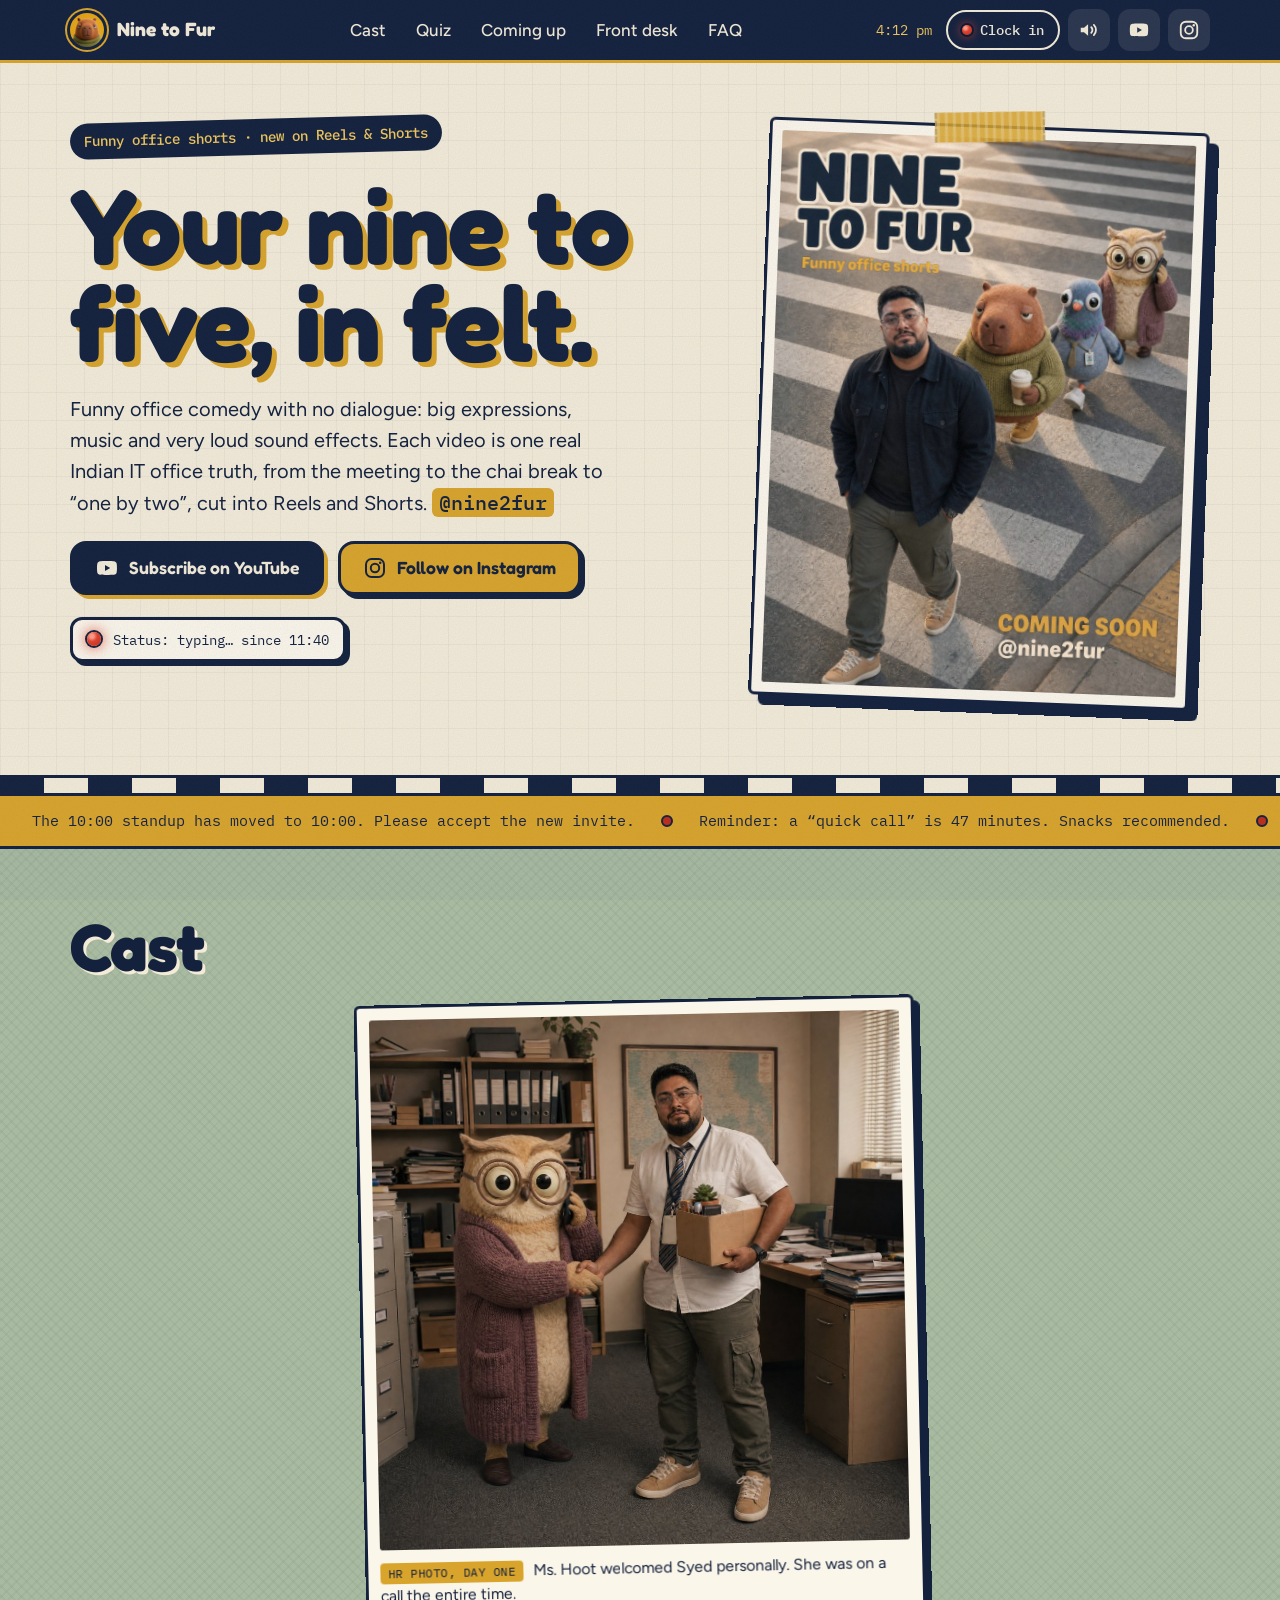
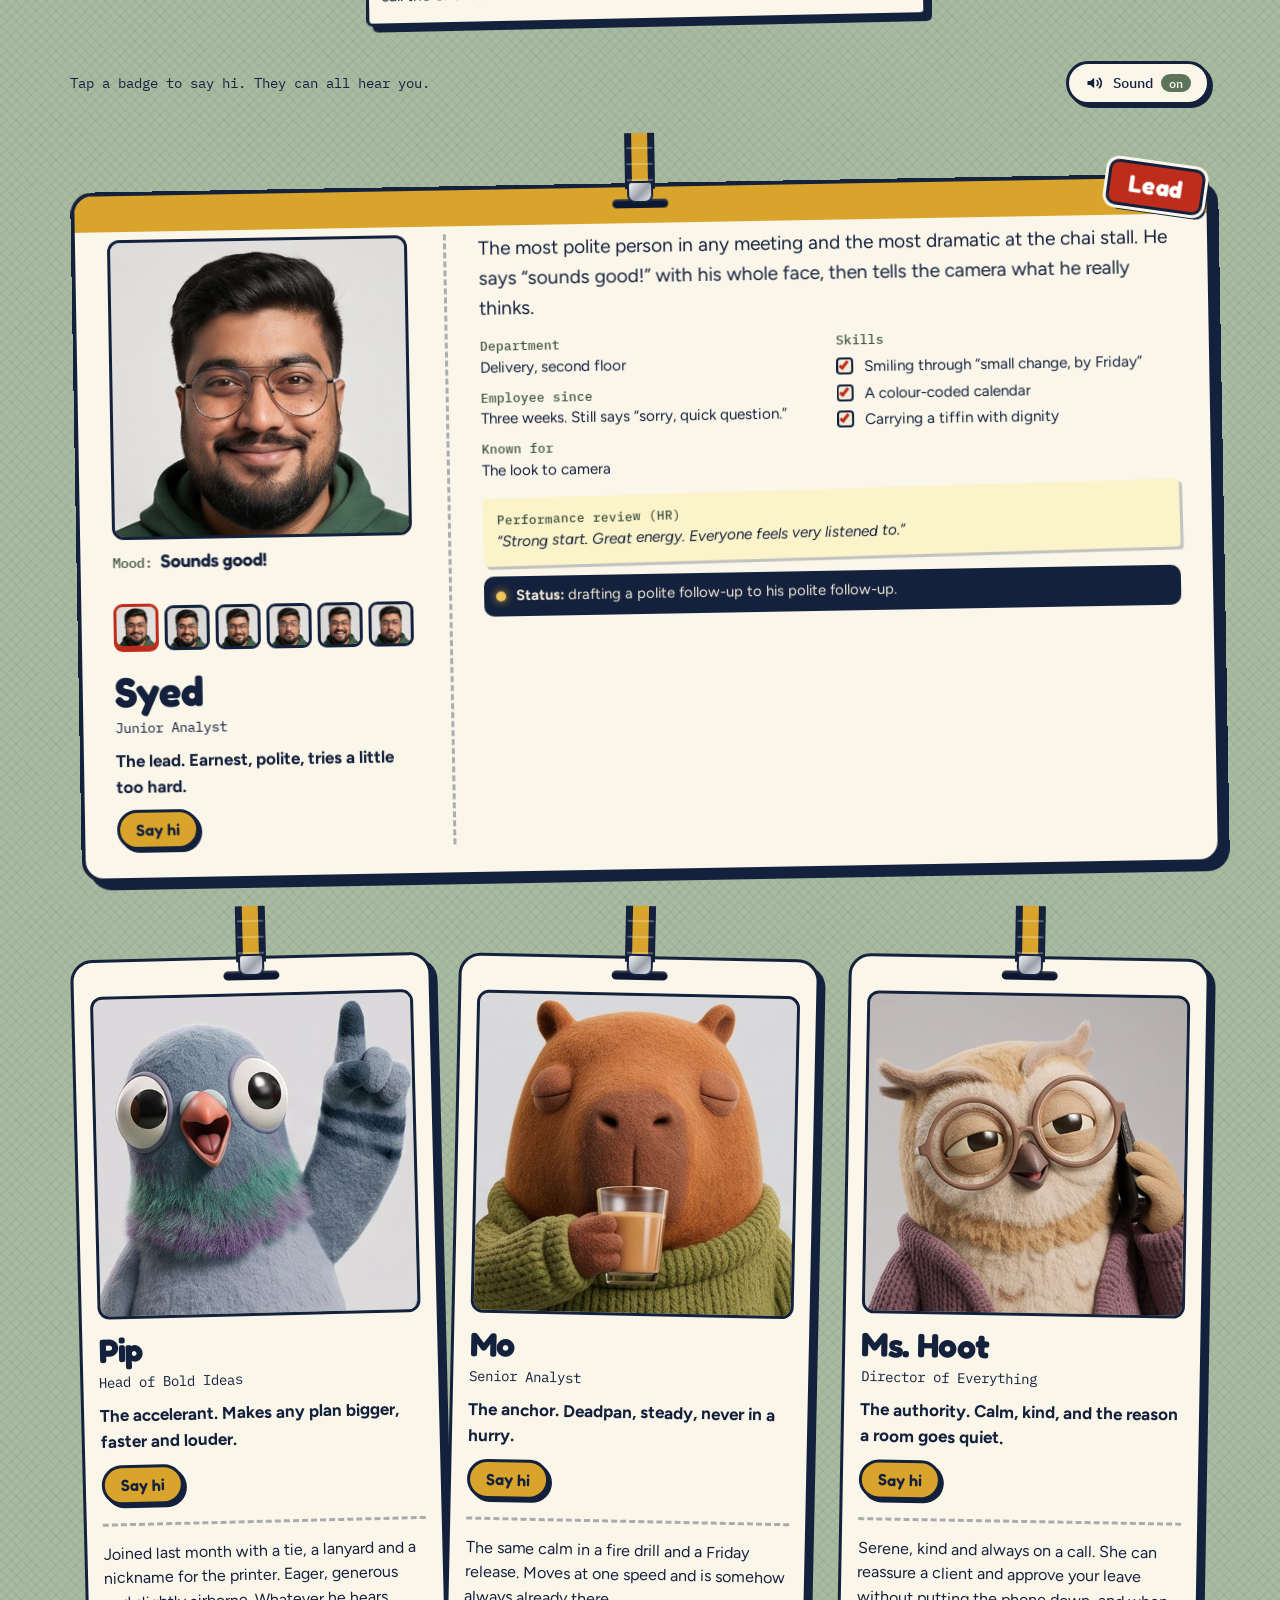
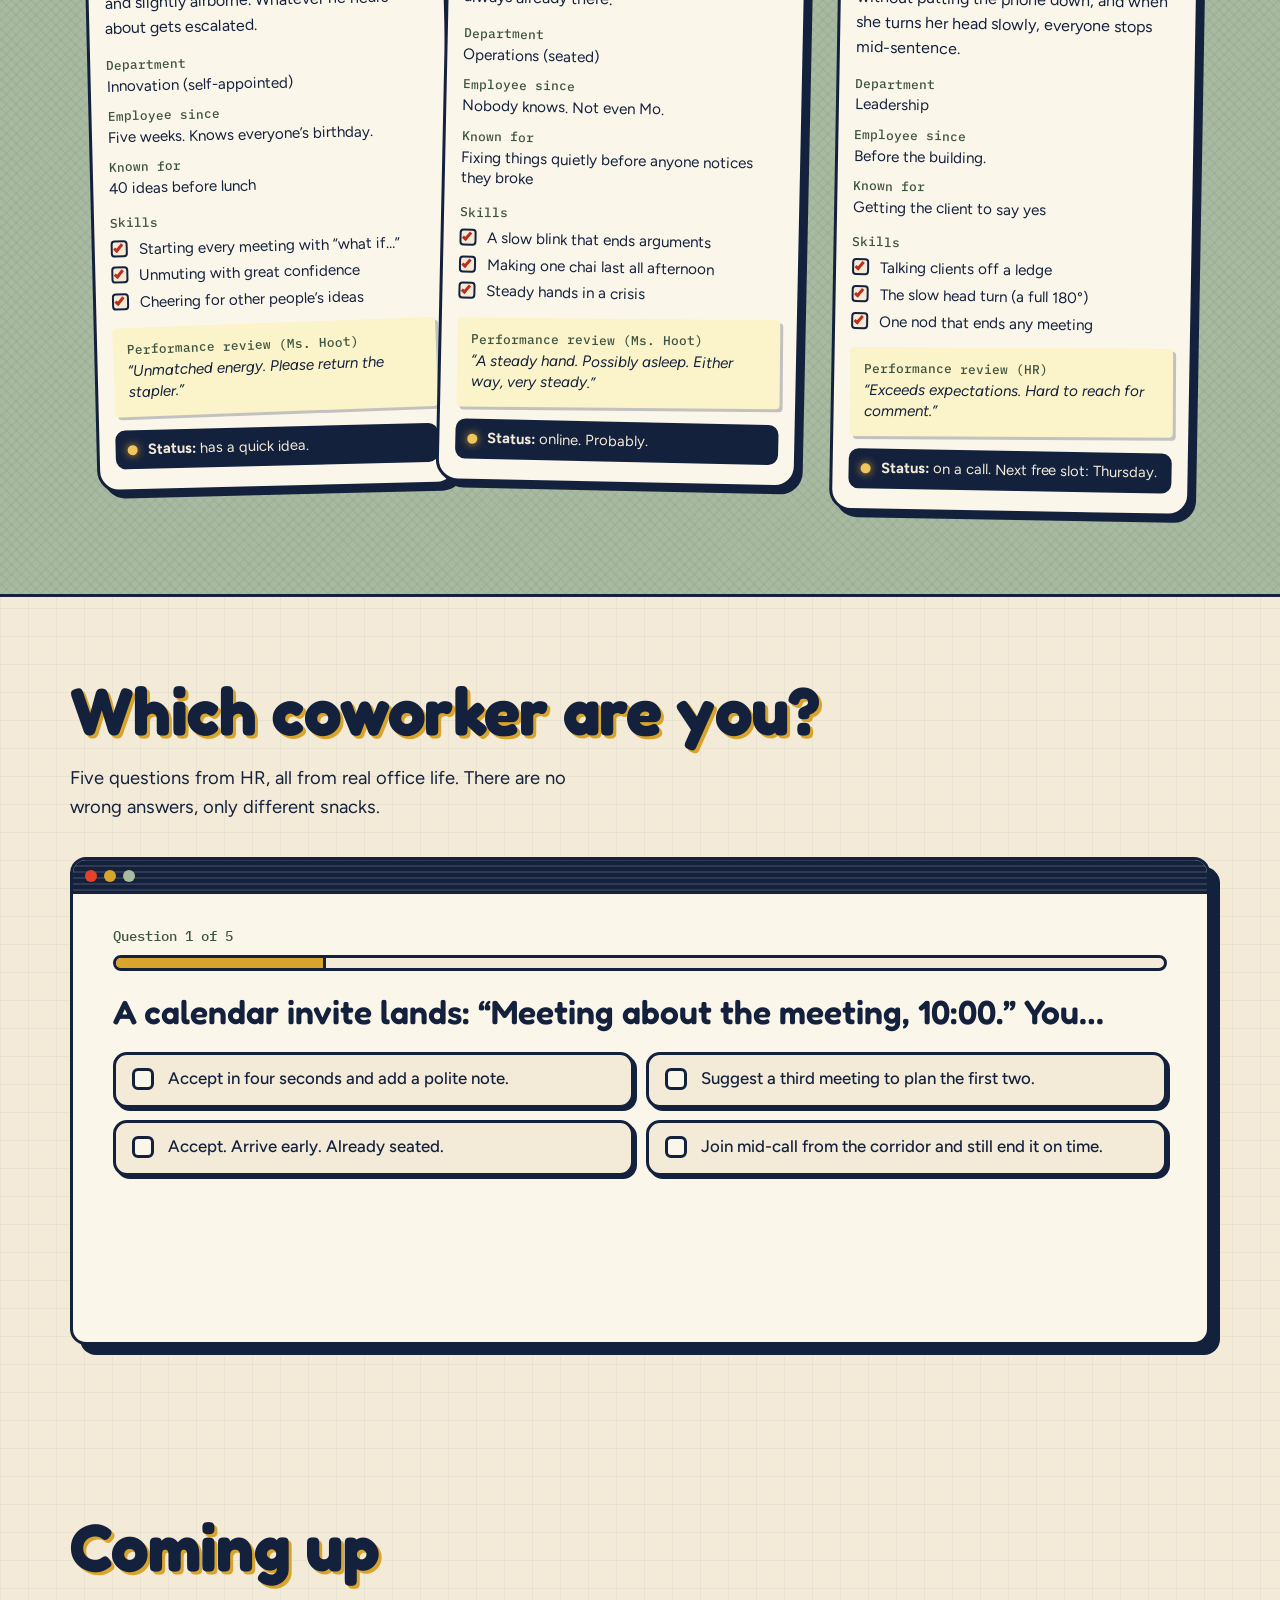
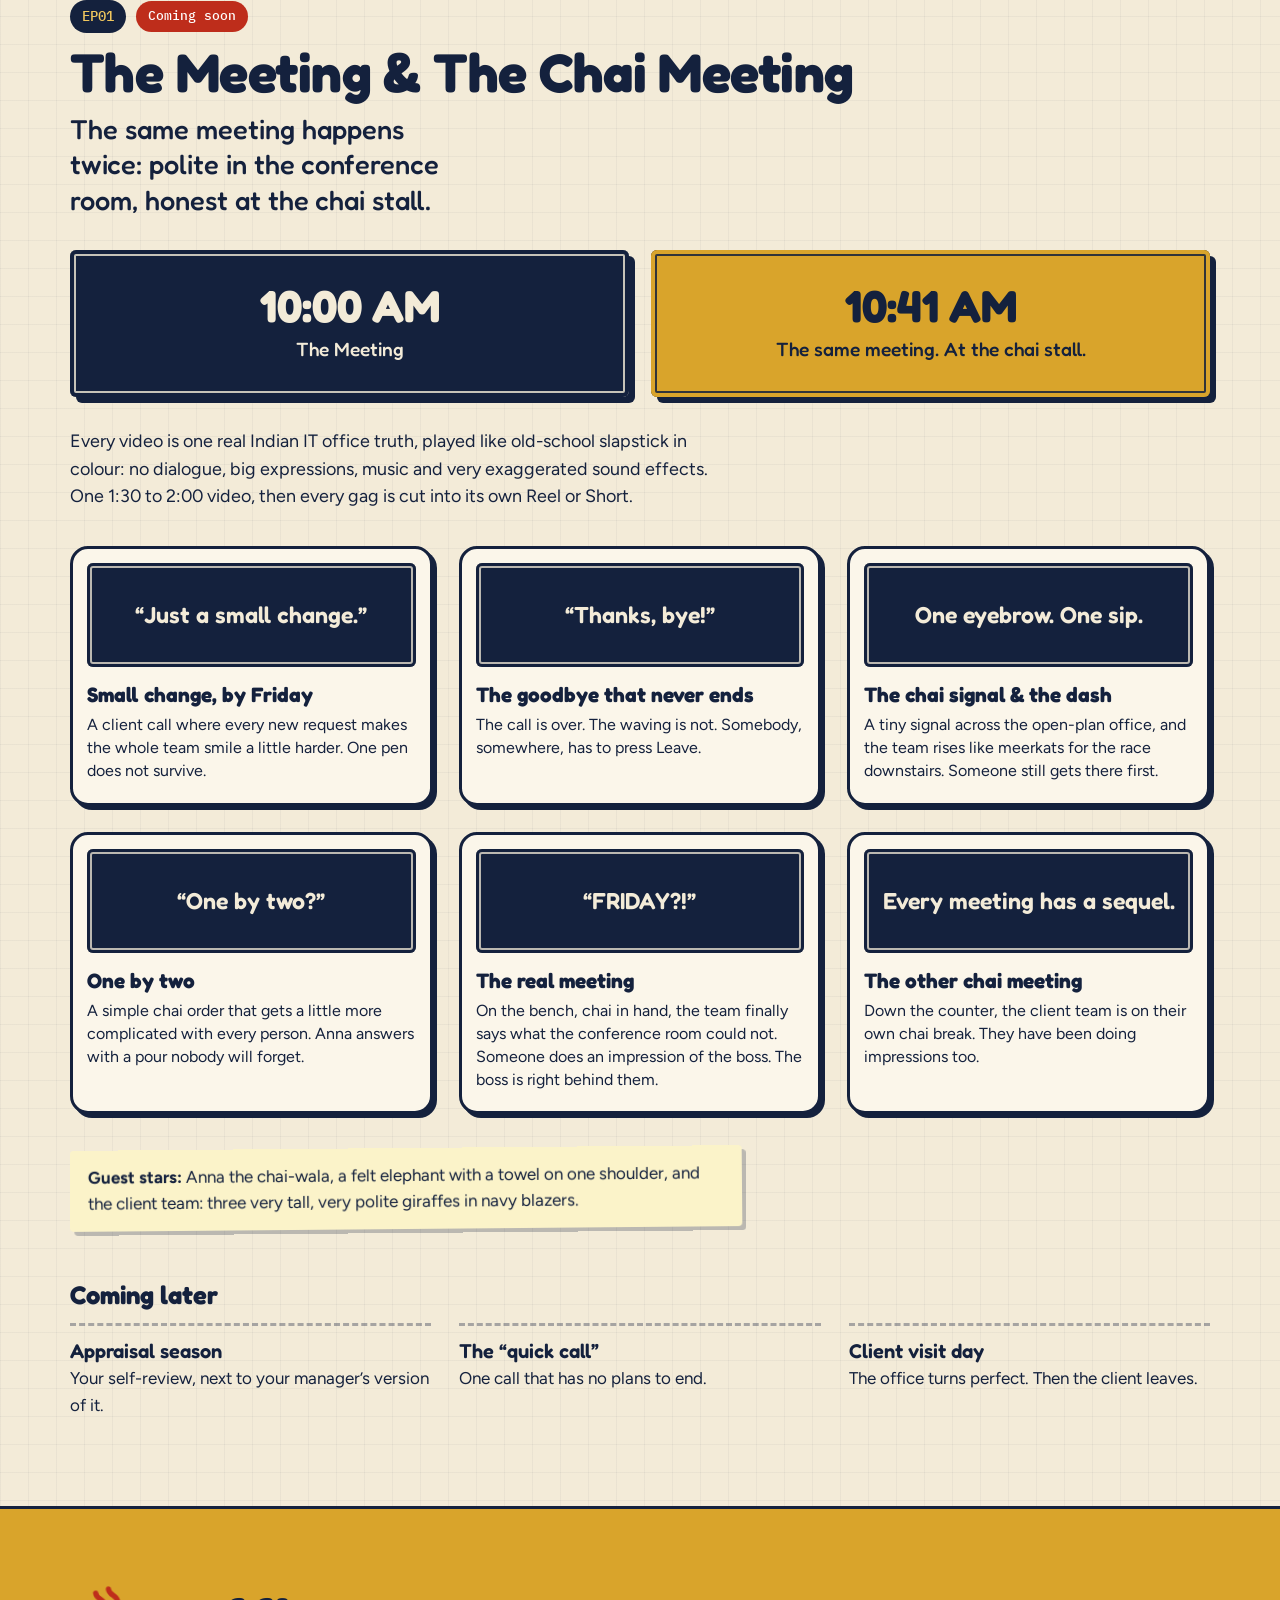
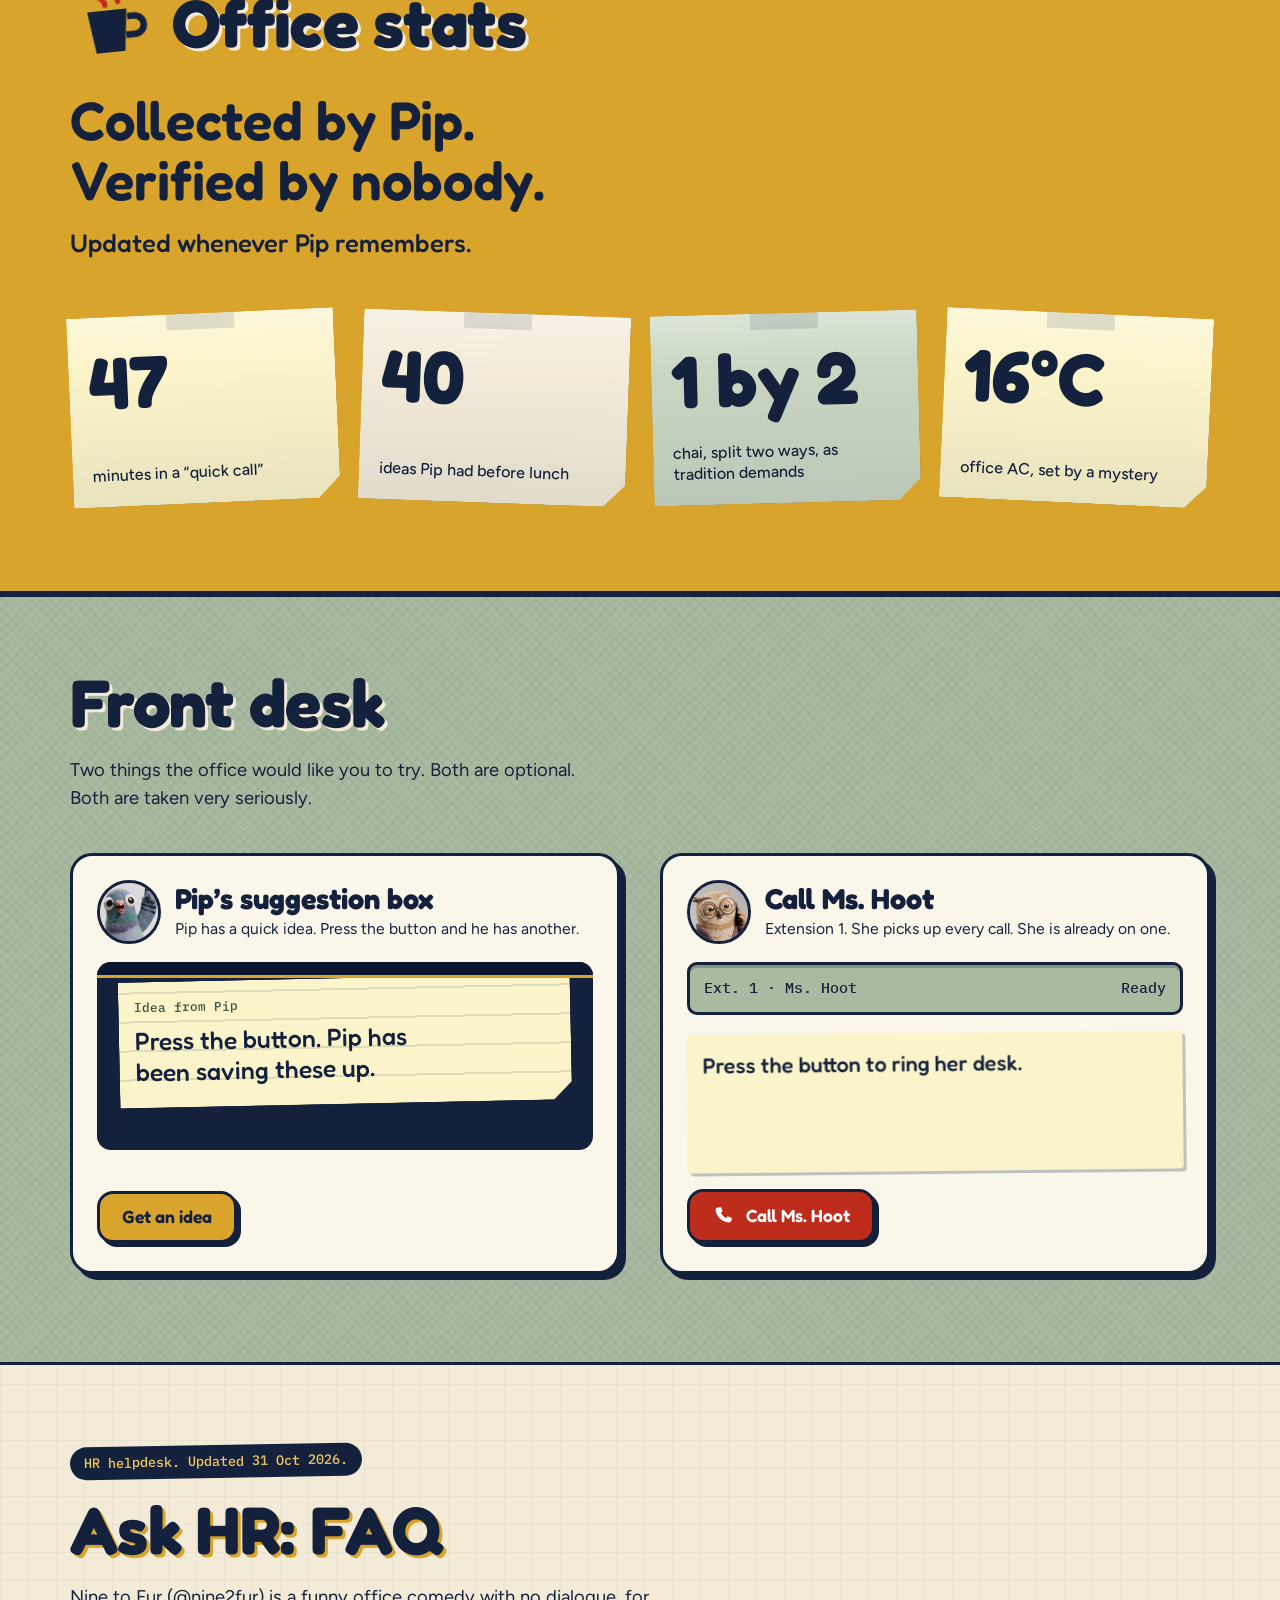
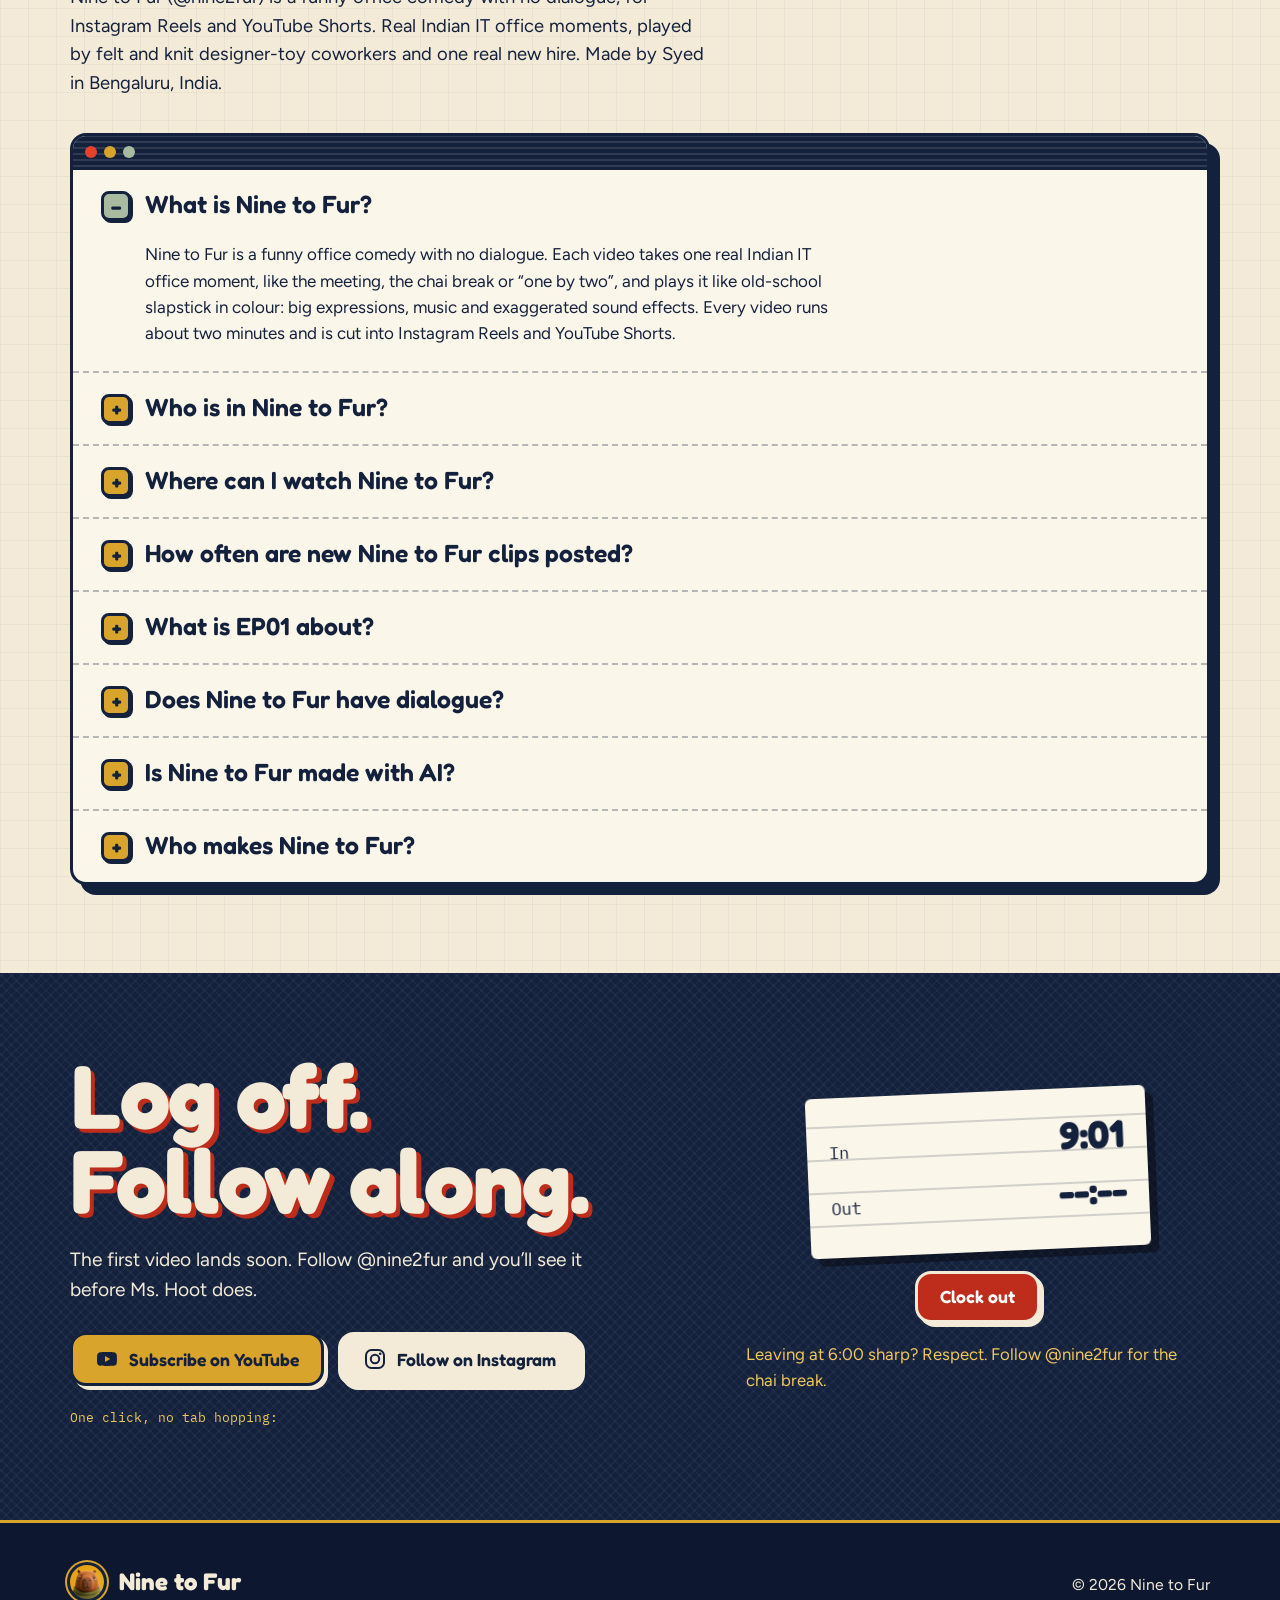
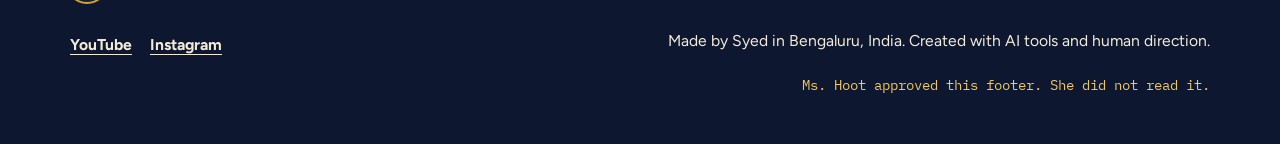
<file: index.html>
<!doctype html>
<html lang="en-IN">
<head>
<meta charset="utf-8">
<meta name="viewport" content="width=device-width, initial-scale=1">
<title>Nine to Fur | Funny office shorts from Indian IT life</title>
<meta name="description" content="Funny office shorts with no dialogue: the meeting, the chai break, one by two. Real Indian IT office truths, with Syed and his felt coworkers.">
<link rel="canonical" href="https://nine2fur.com/">
<meta name="robots" content="index, follow, max-image-preview:large, max-snippet:-1, max-video-preview:-1">
<meta name="author" content="Syed">
<meta name="theme-color" content="#14213D">

<meta property="og:type" content="website">
<meta property="og:site_name" content="Nine to Fur">
<meta property="og:locale" content="en_IN">
<meta property="og:url" content="https://nine2fur.com/">
<meta property="og:title" content="Nine to Fur | Your nine to five, in felt.">
<meta property="og:description" content="Funny office shorts with no dialogue, built on real Indian IT office truths: the meeting, the chai break, one by two. New on Instagram Reels and YouTube Shorts.">
<meta property="og:image" content="https://nine2fur.com/assets/poster-crosswalk.jpg">
<meta property="og:image:type" content="image/jpeg">
<meta property="og:image:width" content="900">
<meta property="og:image:height" content="1200">
<meta property="og:image:alt" content="Syed walks a crosswalk with his three felt coworkers: Mo the capybara, Pip the pigeon and Ms. Hoot the owl.">
<meta name="twitter:card" content="summary_large_image">
<meta name="twitter:title" content="Nine to Fur | Your nine to five, in felt.">
<meta name="twitter:description" content="Funny office shorts with no dialogue, built on real Indian IT office truths: the meeting, the chai break, one by two. New on Instagram Reels and YouTube Shorts.">
<meta name="twitter:image" content="https://nine2fur.com/assets/poster-crosswalk.jpg">
<meta name="twitter:image:alt" content="Syed walks a crosswalk with his three felt coworkers: Mo the capybara, Pip the pigeon and Ms. Hoot the owl.">

<link rel="apple-touch-icon" href="/assets/mo-avatar.jpg">
<link rel="icon" type="image/png" sizes="192x192" href="/assets/icon-192.png">
<link rel="icon" type="image/svg+xml" href="data:image/svg+xml,%3Csvg xmlns='http://www.w3.org/2000/svg' viewBox='0 0 64 64'%3E%3Ccircle cx='32' cy='32' r='30' fill='%2314213D'/%3E%3Ccircle cx='32' cy='32' r='24' fill='%23D9A42B'/%3E%3Ctext x='32' y='44' font-family='Arial Black,Arial,sans-serif' font-weight='900' font-size='34' text-anchor='middle' fill='%2314213D'%3E9%3C/text%3E%3C/svg%3E">

<link rel="preconnect" href="https://fonts.googleapis.com">
<link rel="preconnect" href="https://fonts.gstatic.com" crossorigin>
<link rel="stylesheet" href="https://fonts.googleapis.com/css2?family=Fredoka:wght@500;600;700&family=Figtree:wght@400;500;700&family=IBM+Plex+Mono:wght@400;500&display=swap">
<link rel="stylesheet" href="styles.css">

<!-- Structured data. FAQPage text must match the visible #faq section word for word. -->
<script type="application/ld+json">
{
  "@context": "https://schema.org",
  "@graph": [
    {
      "@type": "Organization",
      "@id": "https://nine2fur.com/#organization",
      "name": "Nine to Fur",
      "alternateName": ["nine2fur", "@nine2fur"],
      "url": "https://nine2fur.com/",
      "description": "Nine to Fur makes funny office shorts with no dialogue, built on real Indian IT office life, for Instagram Reels and YouTube Shorts. They star one real new hire and his tactile felt and knit designer-toy coworkers.",
      "logo": {
        "@type": "ImageObject",
        "@id": "https://nine2fur.com/#logo",
        "url": "https://nine2fur.com/assets/mo-avatar.jpg",
        "contentUrl": "https://nine2fur.com/assets/mo-avatar.jpg",
        "width": 320,
        "height": 320,
        "caption": "Mo, the felt capybara from Nine to Fur"
      },
      "image": { "@id": "https://nine2fur.com/#logo" },
      "founder": { "@id": "https://nine2fur.com/#syed" },
      "sameAs": [
        "https://www.youtube.com/@nine2fur",
        "https://www.youtube.com/channel/UC-ym7jDNNoQwVMvAZJpFIWw",
        "https://www.instagram.com/nine2fur/"
      ]
    },
    {
      "@type": "Person",
      "@id": "https://nine2fur.com/#syed",
      "name": "Syed",
      "jobTitle": "Creator",
      "description": "Creator of Nine to Fur, based in Bengaluru, India. Also plays the lead, an earnest, polite new hire.",
      "image": "https://nine2fur.com/assets/syed-hero.jpg",
      "homeLocation": {
        "@type": "Place",
        "name": "Bengaluru, India",
        "address": {
          "@type": "PostalAddress",
          "addressLocality": "Bengaluru",
          "addressRegion": "Karnataka",
          "addressCountry": "IN"
        }
      },
      "worksFor": { "@id": "https://nine2fur.com/#organization" }
    },
    {
      "@type": "WebSite",
      "@id": "https://nine2fur.com/#website",
      "url": "https://nine2fur.com/",
      "name": "Nine to Fur",
      "alternateName": "nine2fur",
      "description": "Funny office shorts with no dialogue. Your nine to five, in felt.",
      "inLanguage": "en-IN",
      "publisher": { "@id": "https://nine2fur.com/#organization" }
    },
    {
      "@type": "WebPage",
      "@id": "https://nine2fur.com/#webpage",
      "url": "https://nine2fur.com/",
      "name": "Nine to Fur | Funny office shorts from Indian IT life",
      "description": "Funny office shorts with no dialogue: the meeting, the chai break, one by two. Real Indian IT office truths, with Syed and his felt coworkers.",
      "inLanguage": "en-IN",
      "isPartOf": { "@id": "https://nine2fur.com/#website" },
      "about": { "@id": "https://nine2fur.com/#organization" },
      "author": { "@id": "https://nine2fur.com/#syed" },
      "hasPart": { "@id": "https://nine2fur.com/#faq" },
      "primaryImageOfPage": {
        "@type": "ImageObject",
        "url": "https://nine2fur.com/assets/poster-crosswalk.jpg",
        "width": 900,
        "height": 1200,
        "caption": "Syed walks a crosswalk with his three felt coworkers: Mo the capybara, Pip the pigeon and Ms. Hoot the owl."
      },
      "datePublished": "2026-10-31",
      "dateModified": "2026-10-31"
    },
    {
      "@type": "FAQPage",
      "@id": "https://nine2fur.com/#faq",
      "url": "https://nine2fur.com/#faq",
      "name": "Nine to Fur FAQ",
      "inLanguage": "en-IN",
      "isPartOf": { "@id": "https://nine2fur.com/#webpage" },
      "about": { "@id": "https://nine2fur.com/#organization" },
      "datePublished": "2026-10-31",
      "dateModified": "2026-10-31",
      "mainEntity": [
        {
          "@type": "Question",
          "@id": "https://nine2fur.com/#faq-what-is-nine-to-fur",
          "name": "What is Nine to Fur?",
          "acceptedAnswer": {
            "@type": "Answer",
            "text": "Nine to Fur is a funny office comedy with no dialogue. Each video takes one real Indian IT office moment, like the meeting, the chai break or “one by two”, and plays it like old-school slapstick in colour: big expressions, music and exaggerated sound effects. Every video runs about two minutes and is cut into Instagram Reels and YouTube Shorts."
          }
        },
        {
          "@type": "Question",
          "@id": "https://nine2fur.com/#faq-who-is-in-it",
          "name": "Who is in Nine to Fur?",
          "acceptedAnswer": {
            "@type": "Answer",
            "text": "Nine to Fur stars Syed, the lead: an earnest, polite new hire who tries a little too hard. His three felt coworkers are Pip, an eager pigeon who makes everything escalate; Mo, a deadpan capybara who is somehow always already there; and Ms. Hoot, a serene owl boss whose slow head turn freezes the room. Syed is a real person. The others are mostly felt."
          }
        },
        {
          "@type": "Question",
          "@id": "https://nine2fur.com/#faq-where-to-watch",
          "name": "Where can I watch Nine to Fur?",
          "acceptedAnswer": {
            "@type": "Answer",
            "text": "Nine to Fur clips are on YouTube Shorts at youtube.com/@nine2fur and on Instagram Reels at instagram.com/nine2fur. The handle is @nine2fur everywhere, so there is only one thing to remember."
          }
        },
        {
          "@type": "Question",
          "@id": "https://nine2fur.com/#faq-how-often",
          "name": "How often are new Nine to Fur clips posted?",
          "acceptedAnswer": {
            "@type": "Answer",
            "text": "Nine to Fur is new: the first video is coming soon, and new clips drop weekly after that. Follow @nine2fur on YouTube or Instagram to catch it. Ms. Hoot has scheduled a call about the schedule."
          }
        },
        {
          "@type": "Question",
          "@id": "https://nine2fur.com/#faq-ep01",
          "name": "What is EP01 about?",
          "acceptedAnswer": {
            "@type": "Answer",
            "text": "EP01 is “The Meeting & The Chai Meeting”, coming soon. The same meeting happens twice: polite in the conference room, honest at the chai stall. The guest stars are Anna the chai-wala, a felt elephant, and a very tall, very polite team of giraffe clients."
          }
        },
        {
          "@type": "Question",
          "@id": "https://nine2fur.com/#faq-dialogue",
          "name": "Does Nine to Fur have dialogue?",
          "acceptedAnswer": {
            "@type": "Answer",
            "text": "No. Nine to Fur has no spoken dialogue, only big expressions, music and exaggerated sound effects, so it works in any language and with the sound off. The sound is half the fun, though."
          }
        },
        {
          "@type": "Question",
          "@id": "https://nine2fur.com/#faq-made-with-ai",
          "name": "Is Nine to Fur made with AI?",
          "acceptedAnswer": {
            "@type": "Answer",
            "text": "Yes, Nine to Fur is made with AI tools and human direction from its creator, Syed. The felt characters are digital, so nobody had to knit Ms. Hoot a cardigan."
          }
        },
        {
          "@type": "Question",
          "@id": "https://nine2fur.com/#faq-who-makes-it",
          "name": "Who makes Nine to Fur?",
          "acceptedAnswer": {
            "@type": "Answer",
            "text": "Nine to Fur is made by Syed, a creator based in Bengaluru, India, who also plays the lead: the polite new hire who is perfect in meetings and dramatic at the chai stall. Ms. Hoot says it all sounds good."
          }
        }
      ]
    }
  ]
}
</script>
</head>
<body>

<svg width="0" height="0" style="position:absolute" aria-hidden="true" focusable="false">
  <symbol id="i-yt" viewBox="0 0 24 24"><path fill="currentColor" d="M21.6 7.2a2.5 2.5 0 0 0-1.8-1.8C18.2 5 12 5 12 5s-6.2 0-7.8.4A2.5 2.5 0 0 0 2.4 7.2C2 8.8 2 12 2 12s0 3.2.4 4.8a2.5 2.5 0 0 0 1.8 1.8C5.8 19 12 19 12 19s6.2 0 7.8-.4a2.5 2.5 0 0 0 1.8-1.8c.4-1.6.4-4.8.4-4.8s0-3.2-.4-4.8ZM10 15V9l5.2 3L10 15Z"/></symbol>
  <symbol id="i-sound" viewBox="0 0 24 24"><path fill="currentColor" d="M3 9.5h3.6L11 5.8v12.4l-4.4-3.7H3z"/><g fill="none" stroke="currentColor" stroke-width="2" stroke-linecap="round"><path d="M14.5 9a4.2 4.2 0 0 1 0 6"/><path d="M17.3 6.4a8 8 0 0 1 0 11.2"/></g></symbol>
  <symbol id="i-mute" viewBox="0 0 24 24"><path fill="currentColor" d="M3 9.5h3.6L11 5.8v12.4l-4.4-3.7H3z"/><path d="M15 9.5l5.5 5.5M20.5 9.5L15 15" fill="none" stroke="currentColor" stroke-width="2" stroke-linecap="round"/></symbol>
  <symbol id="i-phone" viewBox="0 0 24 24"><path fill="currentColor" d="M6.6 3.5 9 3l1.7 4.4-1.9 1.4a11 11 0 0 0 5.4 5.4l1.4-1.9L20 13.9l-.5 2.4a2.8 2.8 0 0 1-2.8 2.2A14.7 14.7 0 0 1 3.5 5.7 2.8 2.8 0 0 1 6.6 3.5Z"/></symbol>
  <symbol id="i-ig" viewBox="0 0 24 24"><rect x="3" y="3" width="18" height="18" rx="5.5" fill="none" stroke="currentColor" stroke-width="2"/><circle cx="12" cy="12" r="4.2" fill="none" stroke="currentColor" stroke-width="2"/><circle cx="17.2" cy="6.8" r="1.3" fill="currentColor"/></symbol>
</svg>

<a class="skip" href="#main">Skip to content</a>

<header class="topbar">
  <div class="wrap topbar-in">
    <a class="brand" href="#top" aria-label="Nine to Fur, back to top">
      <img class="brand-mark" src="assets/mo-avatar.jpg" width="40" height="40" alt="" aria-hidden="true">
      <span class="brand-name">Nine to Fur</span>
    </a>
    <nav class="topnav" aria-label="Sections">
      <a href="#cast">Cast</a>
      <a href="#quiz">Quiz</a>
      <a href="#ep01">Coming up</a>
      <a href="#front-desk">Front desk</a>
      <a href="#faq">FAQ</a>
    </nav>
    <div class="topbar-actions">
      <span class="now" id="now" aria-hidden="true"></span>
      <button class="clockin" id="clockin" type="button" aria-pressed="false">
        <span class="lamp lamp--sm" aria-hidden="true"></span>
        <span id="clockin-label">Clock in</span>
      </button>
      <button class="icon-btn icon-btn--sound" type="button" data-sound-toggle aria-pressed="true" aria-label="Sound effects">
        <svg class="ic-on" width="22" height="22" viewBox="0 0 24 24" aria-hidden="true"><use href="#i-sound"/></svg>
        <svg class="ic-off" width="22" height="22" viewBox="0 0 24 24" aria-hidden="true"><use href="#i-mute"/></svg>
      </button>
      <a class="icon-btn" href="https://www.youtube.com/@nine2fur" target="_blank" rel="noopener" aria-label="Nine to Fur on YouTube (opens in a new tab)">
        <svg width="22" height="22" aria-hidden="true"><use href="#i-yt"/></svg>
      </a>
      <a class="icon-btn" href="https://www.instagram.com/nine2fur/" target="_blank" rel="noopener" aria-label="Nine to Fur on Instagram (opens in a new tab)">
        <svg width="22" height="22" aria-hidden="true"><use href="#i-ig"/></svg>
      </a>
    </div>
  </div>
</header>

<main id="main">

  <!-- 1. HERO -->
  <section class="hero" id="top" aria-labelledby="hero-title">
    <div class="wrap hero-grid">
      <p class="pill">Funny office shorts · new on Reels &amp; Shorts</p>
      <h1 id="hero-title">Your nine to five, in felt.</h1>

      <figure class="poster">
        <span class="tape" aria-hidden="true"></span>
        <img src="assets/poster-crosswalk.jpg" width="900" height="1200" fetchpriority="high"
             alt="Poster for Nine to Fur: Syed in a dark jacket walks across a crosswalk while his three felt coworkers follow behind: Mo the capybara in a green knit sweater holding a coffee, Pip the pigeon wearing a tie and lanyard, and Ms. Hoot the owl in glasses taking a phone call.">
      </figure>

      <p class="sub">Funny office comedy with no dialogue: big expressions, music and very loud sound effects. Each video is one real Indian IT office truth, from the meeting to the chai break to “one by two”, cut into Reels and Shorts. <strong>@nine2fur</strong></p>

      <div class="cta-row">
        <a class="btn btn--navy" href="https://www.youtube.com/@nine2fur" target="_blank" rel="noopener">
          <svg width="24" height="24" aria-hidden="true"><use href="#i-yt"/></svg>
          Subscribe on YouTube
        </a>
        <a class="btn btn--mustard" href="https://www.instagram.com/nine2fur/" target="_blank" rel="noopener">
          <svg width="24" height="24" aria-hidden="true"><use href="#i-ig"/></svg>
          Follow on Instagram
        </a>
      </div>

      <p class="status"><span class="lamp" aria-hidden="true"></span><span>Status: typing… since 11:40</span></p>
    </div>
    <div class="crosswalk" aria-hidden="true"></div>
  </section>

  <!-- 2. TICKER -->
  <section class="ticker" aria-label="Office announcements">
    <div class="ticker-track">
      <ul>
        <li>The 10:00 standup has moved to 10:00. Please accept the new invite.</li>
        <li>Reminder: a “quick call” is 47 minutes. Snacks recommended.</li>
        <li>Client update: it is a small change. It is due Friday.</li>
        <li>Chai at 4:00. One by two, as per tradition.</li>
        <li>New Wi-Fi password is on the whiteboard. Please do not read it out on the call.</li>
        <li>Ms. Hoot is on a call. Please wave quietly.</li>
        <li>Salary credited. Rent debited. Same minute.</li>
        <li>Please stop feeding the pigeon. He has a lanyard now.</li>
        <li>AC set to 16°C by someone we will never find.</li>
        <li>Lost: one laptop charger. Found: Pip, charging.</li>
      </ul>
      <ul aria-hidden="true">
        <li>The 10:00 standup has moved to 10:00. Please accept the new invite.</li>
        <li>Reminder: a “quick call” is 47 minutes. Snacks recommended.</li>
        <li>Client update: it is a small change. It is due Friday.</li>
        <li>Chai at 4:00. One by two, as per tradition.</li>
        <li>New Wi-Fi password is on the whiteboard. Please do not read it out on the call.</li>
        <li>Ms. Hoot is on a call. Please wave quietly.</li>
        <li>Salary credited. Rent debited. Same minute.</li>
        <li>Please stop feeding the pigeon. He has a lanyard now.</li>
        <li>AC set to 16°C by someone we will never find.</li>
        <li>Lost: one laptop charger. Found: Pip, charging.</li>
      </ul>
    </div>
  </section>

  <!-- 3. CAST -->
  <section class="cast" id="cast" aria-labelledby="cast-title">
    <div class="wrap">
      <h2 class="h-section" id="cast-title">Cast</h2>

      <figure class="day-one">
        <img src="assets/day-one.jpg" width="1000" height="1000" loading="lazy" alt="Syed on his first day, holding a box of desk stuff and shaking hands with Ms. Hoot the owl, who is still on a phone call.">
        <figcaption><span class="day-one-tag">HR photo, day one</span> Ms. Hoot welcomed Syed personally. She was on a call the entire time.</figcaption>
      </figure>

      <div class="cast-tools">
        <p class="cast-hint">Tap a badge to say hi. They can all hear you.</p>
        <button class="chip" type="button" data-sound-toggle aria-pressed="true">
          <svg class="ic-on" width="20" height="20" viewBox="0 0 24 24" aria-hidden="true"><use href="#i-sound"/></svg>
          <svg class="ic-off" width="20" height="20" viewBox="0 0 24 24" aria-hidden="true"><use href="#i-mute"/></svg>
          Sound <span class="chip-state" aria-hidden="true">on</span>
        </button>
      </div>
      <p class="sr-only" id="cast-live" aria-live="polite"></p>

      <div class="cast-grid">

        <!-- SYED, LEAD -->
        <article data-who="syed" class="id-card id-card--lead" style="--r:-1deg" aria-labelledby="n-syed">
          <div class="lanyard" aria-hidden="true"></div>
          <div class="badge">
            <span class="bubble" aria-hidden="true">Sounds good!</span>
            <span class="stamp" aria-hidden="true">Lead</span>
            <div class="badge-head">
              <div class="mood" data-mood>
                <button class="mood-frame" type="button" aria-label="Syed, smiling politely. Press for his next mood.">
                  <img class="mood-img is-on" src="assets/syed-hero.jpg" width="440" height="440" alt="">
                  <img class="mood-img" src="assets/syed-mood-2.jpg" width="440" height="440" loading="lazy" alt="">
                  <img class="mood-img" src="assets/syed-mood-3.jpg" width="440" height="440" loading="lazy" alt="">
                  <img class="mood-img" src="assets/syed-mood-4.jpg" width="440" height="440" loading="lazy" alt="">
                  <img class="mood-img" src="assets/syed-mood-5.jpg" width="440" height="440" loading="lazy" alt="">
                  <img class="mood-img" src="assets/syed-mood-6.jpg" width="440" height="440" loading="lazy" alt="">
                </button>
                <p class="mood-label" aria-live="polite"><span class="mood-k">Mood:</span> <span class="mood-text">Sounds good!</span></p>
                <div class="mood-strip" role="group" aria-label="Pick one of Syed’s moods">
                  <button class="mood-thumb" type="button" aria-pressed="true" aria-label="Sounds good!" data-label="Sounds good!" data-desc="smiling politely"><img src="assets/syed-thumb-1.jpg" width="112" height="112" loading="lazy" alt=""></button>
                  <button class="mood-thumb" type="button" aria-pressed="false" aria-label="Small change, by Friday" data-label="Small change, by Friday" data-desc="smiling through a sweat drop"><img src="assets/syed-thumb-2.jpg" width="112" height="112" loading="lazy" alt=""></button>
                  <button class="mood-thumb" type="button" aria-pressed="false" aria-label="One look to camera" data-label="One look to camera" data-desc="giving a sly side-eye"><img src="assets/syed-thumb-3.jpg" width="112" height="112" loading="lazy" alt=""></button>
                  <button class="mood-thumb" type="button" aria-pressed="false" aria-label="And can the logo be bigger?" data-label="And can the logo be bigger?" data-desc="wide-eyed in shock"><img src="assets/syed-thumb-4.jpg" width="112" height="112" loading="lazy" alt=""></button>
                  <button class="mood-thumb" type="button" aria-pressed="false" aria-label="Chai time" data-label="Chai time" data-desc="laughing out loud"><img src="assets/syed-thumb-5.jpg" width="112" height="112" loading="lazy" alt=""></button>
                  <button class="mood-thumb" type="button" aria-pressed="false" aria-label="End of a quick call" data-label="End of a quick call" data-desc="sighing, exhausted"><img src="assets/syed-thumb-6.jpg" width="112" height="112" loading="lazy" alt=""></button>
                </div>
              </div>
              <div class="ident">
                <h3 id="n-syed">Syed</h3>
                <p class="job">Junior Analyst</p>
                <p class="role">The lead. Earnest, polite, tries a little too hard.</p>
                <button class="hi-btn" type="button" aria-label="Say hi to Syed">Say hi</button>
              </div>
            </div>
            <div class="badge-body">
              <p class="bio">The most polite person in any meeting and the most dramatic at the chai stall. He says “sounds good!” with his whole face, then tells the camera what he really thinks.</p>
              <dl class="facts">
                <div><dt>Department</dt><dd>Delivery, second floor</dd></div>
                <div><dt>Employee since</dt><dd>Three weeks. Still says “sorry, quick question.”</dd></div>
                <div><dt>Known for</dt><dd>The look to camera</dd></div>
              </dl>
              <div class="skillbox">
                <h4 class="mini">Skills</h4>
                <ul class="skills">
                  <li>Smiling through “small change, by Friday”</li>
                  <li>A colour-coded calendar</li>
                  <li>Carrying a tiffin with dignity</li>
                </ul>
              </div>
              <figure class="review">
                <figcaption>Performance review (HR)</figcaption>
                <blockquote>“Strong start. Great energy. Everyone feels very listened to.”</blockquote>
              </figure>
              <p class="state"><span class="dot" aria-hidden="true"></span><span><strong>Status:</strong> drafting a polite follow-up to his polite follow-up.</span></p>
            </div>
          </div>
        </article>

        <!-- PIP -->
        <article data-who="pip" class="id-card" style="--r:-1.4deg" aria-labelledby="n-pip">
          <div class="lanyard" aria-hidden="true"></div>
          <div class="badge">
            <span class="bubble" aria-hidden="true">chirp chirp!</span>
            <div class="badge-head">
              <img class="photo" src="assets/pip-card.jpg" width="440" height="440" loading="lazy" alt="Pip, a felt pigeon with huge glossy eyes and his beak wide open, one wing raised because he has an idea.">
              <div class="ident">
                <h3 id="n-pip">Pip</h3>
                <p class="job">Head of Bold Ideas</p>
                <p class="role">The accelerant. Makes any plan bigger, faster and louder.</p>
                <button class="hi-btn" type="button" aria-label="Say hi to Pip">Say hi</button>
              </div>
            </div>
            <div class="badge-body">
              <p class="bio">Joined last month with a tie, a lanyard and a nickname for the printer. Eager, generous and slightly airborne. Whatever he hears about gets escalated.</p>
              <dl class="facts">
                <div><dt>Department</dt><dd>Innovation (self-appointed)</dd></div>
                <div><dt>Employee since</dt><dd>Five weeks. Knows everyone’s birthday.</dd></div>
                <div><dt>Known for</dt><dd>40 ideas before lunch</dd></div>
              </dl>
              <div class="skillbox">
                <h4 class="mini">Skills</h4>
                <ul class="skills">
                  <li>Starting every meeting with “what if…”</li>
                  <li>Unmuting with great confidence</li>
                  <li>Cheering for other people’s ideas</li>
                </ul>
              </div>
              <figure class="review">
                <figcaption>Performance review (Ms. Hoot)</figcaption>
                <blockquote>“Unmatched energy. Please return the stapler.”</blockquote>
              </figure>
              <p class="state"><span class="dot" aria-hidden="true"></span><span><strong>Status:</strong> has a quick idea.</span></p>
            </div>
          </div>
        </article>

        <!-- MO -->
        <article data-who="mo" class="id-card" style="--r:1.2deg" aria-labelledby="n-mo">
          <div class="lanyard" aria-hidden="true"></div>
          <div class="badge">
            <span class="bubble" aria-hidden="true">tink.</span>
            <div class="badge-head">
              <img class="photo" src="assets/mo-card.jpg" width="440" height="440" loading="lazy" alt="Mo, a felt capybara in a chunky green knit sweater, eyes closed, calmly sipping a glass of chai.">
              <div class="ident">
                <h3 id="n-mo">Mo</h3>
                <p class="job">Senior Analyst</p>
                <p class="role">The anchor. Deadpan, steady, never in a hurry.</p>
                <button class="hi-btn" type="button" aria-label="Say hi to Mo">Say hi</button>
              </div>
            </div>
            <div class="badge-body">
              <p class="bio">The same calm in a fire drill and a Friday release. Moves at one speed and is somehow always already there.</p>
              <dl class="facts">
                <div><dt>Department</dt><dd>Operations (seated)</dd></div>
                <div><dt>Employee since</dt><dd>Nobody knows. Not even Mo.</dd></div>
                <div><dt>Known for</dt><dd>Fixing things quietly before anyone notices they broke</dd></div>
              </dl>
              <div class="skillbox">
                <h4 class="mini">Skills</h4>
                <ul class="skills">
                  <li>A slow blink that ends arguments</li>
                  <li>Making one chai last all afternoon</li>
                  <li>Steady hands in a crisis</li>
                </ul>
              </div>
              <figure class="review">
                <figcaption>Performance review (Ms. Hoot)</figcaption>
                <blockquote>“A steady hand. Possibly asleep. Either way, very steady.”</blockquote>
              </figure>
              <p class="state"><span class="dot" aria-hidden="true"></span><span><strong>Status:</strong> online. Probably.</span></p>
            </div>
          </div>
        </article>

        <!-- MS. HOOT -->
        <article data-who="hoot" class="id-card" style="--r:1deg" aria-labelledby="n-hoot">
          <div class="lanyard" aria-hidden="true"></div>
          <div class="badge">
            <span class="bubble" aria-hidden="true">one sec…</span>
            <div class="badge-head">
              <img class="photo" src="assets/hoot-card.jpg" width="440" height="440" loading="lazy" alt="Ms. Hoot, a felt owl in big round glasses and a plum knit cardigan, holding a phone to her ear with a calm, knowing look.">
              <div class="ident">
                <h3 id="n-hoot">Ms. Hoot</h3>
                <p class="job">Director of Everything</p>
                <p class="role">The authority. Calm, kind, and the reason a room goes quiet.</p>
                <button class="hi-btn" type="button" aria-label="Say hi to Ms. Hoot">Say hi</button>
              </div>
            </div>
            <div class="badge-body">
              <p class="bio">Serene, kind and always on a call. She can reassure a client and approve your leave without putting the phone down, and when she turns her head slowly, everyone stops mid-sentence.</p>
              <dl class="facts">
                <div><dt>Department</dt><dd>Leadership</dd></div>
                <div><dt>Employee since</dt><dd>Before the building.</dd></div>
                <div><dt>Known for</dt><dd>Getting the client to say yes</dd></div>
              </dl>
              <div class="skillbox">
                <h4 class="mini">Skills</h4>
                <ul class="skills">
                  <li>Talking clients off a ledge</li>
                  <li>The slow head turn (a full 180°)</li>
                  <li>One nod that ends any meeting</li>
                </ul>
              </div>
              <figure class="review">
                <figcaption>Performance review (HR)</figcaption>
                <blockquote>“Exceeds expectations. Hard to reach for comment.”</blockquote>
              </figure>
              <p class="state"><span class="dot" aria-hidden="true"></span><span><strong>Status:</strong> on a call. Next free slot: Thursday.</span></p>
            </div>
          </div>
        </article>

      </div>
    </div>
  </section>

  <!-- 3b. QUIZ: which coworker are you? Rendered by script.js. -->
  <section class="quiz" id="quiz" aria-labelledby="quiz-title">
    <div class="wrap">
      <h2 class="h-section" id="quiz-title">Which coworker are you?</h2>
      <p class="quiz-intro">Five questions from HR, all from real office life. There are no wrong answers, only different snacks.</p>

      <div class="win win--wide quiz-win" id="quiz-win">
        <div class="win-bar" aria-hidden="true"><i></i><i></i><i></i></div>
        <div class="quiz-body" id="quiz-body">
          <noscript><p class="quiz-nojs">This form needs JavaScript. HR has been informed, and is on a call.</p></noscript>
        </div>
      </div>
    </div>
  </section>

  <!-- 4. COMING UP: EP01 + what is next -->
  <section class="ep" id="ep01" aria-labelledby="ep-title">
    <div class="wrap">
      <h2 class="h-section" id="ep-title">Coming up</h2>

      <div class="ep-top">
        <p class="ep-tag"><span class="ep-no">EP01</span><span class="soon">Coming soon</span></p>
        <h3 class="ep-name">The Meeting &amp; The Chai Meeting</h3>
        <p class="ep-premise">The same meeting happens twice: polite in the conference room, honest at the chai stall.</p>
      </div>

      <div class="plates" aria-hidden="true">
        <div class="plate">
          <p class="plate-time">10:00 AM</p>
          <p class="plate-text">The Meeting</p>
        </div>
        <div class="plate plate--chai">
          <p class="plate-time">10:41 AM</p>
          <p class="plate-text">The same meeting. At the chai stall.</p>
        </div>
      </div>

      <p class="ep-format">Every video is one real Indian IT office truth, played like old-school slapstick in colour: no dialogue, big expressions, music and very exaggerated sound effects. One 1:30 to 2:00 video, then every gag is cut into its own Reel or Short.</p>

      <ul class="gags" aria-label="The six gags in EP01">
        <li class="gag">
          <div class="title-card"><p>“Just a small change.”</p></div>
          <h4>Small change, by Friday</h4>
          <p>A client call where every new request makes the whole team smile a little harder. One pen does not survive.</p>
        </li>
        <li class="gag">
          <div class="title-card"><p>“Thanks, bye!”</p></div>
          <h4>The goodbye that never ends</h4>
          <p>The call is over. The waving is not. Somebody, somewhere, has to press Leave.</p>
        </li>
        <li class="gag">
          <div class="title-card"><p>One eyebrow. One sip.</p></div>
          <h4>The chai signal &amp; the dash</h4>
          <p>A tiny signal across the open-plan office, and the team rises like meerkats for the race downstairs. Someone still gets there first.</p>
        </li>
        <li class="gag">
          <div class="title-card"><p>“One by two?”</p></div>
          <h4>One by two</h4>
          <p>A simple chai order that gets a little more complicated with every person. Anna answers with a pour nobody will forget.</p>
        </li>
        <li class="gag">
          <div class="title-card"><p>“FRIDAY?!”</p></div>
          <h4>The real meeting</h4>
          <p>On the bench, chai in hand, the team finally says what the conference room could not. Someone does an impression of the boss. The boss is right behind them.</p>
        </li>
        <li class="gag">
          <div class="title-card"><p>Every meeting has a sequel.</p></div>
          <h4>The other chai meeting</h4>
          <p>Down the counter, the client team is on their own chai break. They have been doing impressions too.</p>
        </li>
      </ul>

      <p class="ep-guests"><strong>Guest stars:</strong> Anna the chai-wala, a felt elephant with a towel on one shoulder, and the client team: three very tall, very polite giraffes in navy blazers.</p>

      <div class="later">
        <h3 class="later-title">Coming later</h3>
        <ul class="later-list">
          <li><h4>Appraisal season</h4><p>Your self-review, next to your manager’s version of it.</p></li>
          <li><h4>The “quick call”</h4><p>One call that has no plans to end.</p></li>
          <li><h4>Client visit day</h4><p>The office turns perfect. Then the client leaves.</p></li>
        </ul>
      </div>
    </div>
  </section>

  <!-- 6 + 7. SOUND FAMILIAR + FAKE STATS -->
  <section class="familiar" aria-labelledby="familiar-title">
    <div class="wrap">
      <div class="familiar-head">
        <svg class="mute" viewBox="0 0 64 64" aria-hidden="true" width="84" height="84">
          <path d="M14 22h30l-4 32H18z" fill="#14213D"/>
          <path d="M44 28h5a7 7 0 0 1 0 14h-7" fill="none" stroke="#14213D" stroke-width="5"/>
          <path d="M22 8c0 5 6 5 6 10M32 6c0 5 6 5 6 10" fill="none" stroke="#BE2D1B" stroke-width="4" stroke-linecap="round"/>
        </svg>
        <h2 class="h-section h-section--on-mustard" id="familiar-title">Office stats</h2>
      </div>
      <p class="familiar-copy">Collected by Pip. Verified by nobody.</p>
      <p class="familiar-copy familiar-copy--small">Updated whenever Pip remembers.</p>

      <ul class="notes" aria-label="Office statistics">
        <li class="note" style="--r:-2.5deg;--c:#FBF3C9">
          <span class="num">47</span>
          <span class="cap">minutes in a “quick call”</span>
        </li>
        <li class="note" style="--r:2deg;--c:#F3EBD8">
          <span class="num">40</span>
          <span class="cap">ideas Pip had before lunch</span>
        </li>
        <li class="note" style="--r:-1.5deg;--c:#C9D6C2">
          <span class="num">1 by 2</span>
          <span class="cap">chai, split two ways, as tradition demands</span>
        </li>
        <li class="note" style="--r:2.6deg;--c:#FBF3C9">
          <span class="num">16°C</span>
          <span class="cap">office AC, set by a mystery</span>
        </li>
      </ul>
    </div>
  </section>

  <!-- 7b. FRONT DESK: Pip's idea box + call Ms. Hoot. Rendered/wired by script.js. -->
  <section class="front" id="front-desk" aria-labelledby="front-title">
    <div class="wrap">
      <h2 class="h-section" id="front-title">Front desk</h2>
      <p class="front-intro">Two things the office would like you to try. Both are optional. Both are taken very seriously.</p>

      <div class="front-grid">

        <div class="station station--ideas">
          <div class="station-head">
            <img class="avatar" src="assets/pip-card.jpg" width="440" height="440" loading="lazy" alt="" aria-hidden="true">
            <div>
              <h3>Pip’s suggestion box</h3>
              <p>Pip has a quick idea. Press the button and he has another.</p>
            </div>
          </div>
          <div class="slip-stage">
            <div class="slot" aria-hidden="true"></div>
            <div class="slip" id="slip">
              <p class="slip-from">Idea from Pip</p>
              <p class="slip-text" id="slip-text" aria-live="polite">Press the button. Pip has been saving these up.</p>
            </div>
          </div>
          <button class="btn btn--mustard" id="idea-btn" type="button">Get an idea</button>
        </div>

        <div class="station station--call" id="call-station">
          <div class="station-head">
            <img class="avatar" src="assets/hoot-card.jpg" width="440" height="440" loading="lazy" alt="" aria-hidden="true">
            <div>
              <h3>Call Ms. Hoot</h3>
              <p>Extension 1. She picks up every call. She is already on one.</p>
            </div>
          </div>
          <div class="lcd" aria-hidden="true">
            <span>Ext. 1 · Ms. Hoot</span>
            <span id="call-status">Ready</span>
          </div>
          <p class="voicemail" id="call-reply" aria-live="polite">Press the button to ring her desk.</p>
          <button class="btn btn--red" id="call-btn" type="button">
            <svg class="ph" width="24" height="24" aria-hidden="true"><use href="#i-phone"/></svg>
            <span id="call-label">Call Ms. Hoot</span>
          </button>
        </div>

      </div>
    </div>
  </section>

  <!-- 8. FAQ (HR helpdesk). Keep in sync with the FAQPage JSON-LD in <head>. -->
  <section class="faq" id="faq" aria-labelledby="faq-title">
    <div class="wrap">
      <p class="faq-kicker">HR helpdesk. Updated <time datetime="2026-10-31">31 Oct 2026</time>.</p>
      <h2 class="h-section" id="faq-title">Ask HR: FAQ</h2>
      <p class="faq-intro">Nine to Fur (@nine2fur) is a funny office comedy with no dialogue, for Instagram Reels and YouTube Shorts. Real Indian IT office moments, played by felt and knit designer-toy coworkers and one real new hire. Made by Syed in Bengaluru, India.</p>

      <div class="win win--wide">
        <div class="win-bar" aria-hidden="true"><i></i><i></i><i></i></div>
        <div class="faq-list">

          <details class="faq-item" id="faq-what-is-nine-to-fur" open>
            <summary><h3 class="faq-q">What is Nine to Fur?</h3></summary>
            <p class="faq-a">Nine to Fur is a funny office comedy with no dialogue. Each video takes one real Indian IT office moment, like the meeting, the chai break or “one by two”, and plays it like old-school slapstick in colour: big expressions, music and exaggerated sound effects. Every video runs about two minutes and is cut into Instagram Reels and YouTube Shorts.</p>
          </details>

          <details class="faq-item" id="faq-who-is-in-it">
            <summary><h3 class="faq-q">Who is in Nine to Fur?</h3></summary>
            <p class="faq-a">Nine to Fur stars Syed, the lead: an earnest, polite new hire who tries a little too hard. His three felt coworkers are Pip, an eager pigeon who makes everything escalate; Mo, a deadpan capybara who is somehow always already there; and Ms. Hoot, a serene owl boss whose slow head turn freezes the room. Syed is a real person. The others are mostly felt.</p>
          </details>

          <details class="faq-item" id="faq-where-to-watch">
            <summary><h3 class="faq-q">Where can I watch Nine to Fur?</h3></summary>
            <p class="faq-a">Nine to Fur clips are on YouTube Shorts at <a href="https://www.youtube.com/@nine2fur" target="_blank" rel="noopener">youtube.com/@nine2fur</a> and on Instagram Reels at <a href="https://www.instagram.com/nine2fur/" target="_blank" rel="noopener">instagram.com/nine2fur</a>. The handle is @nine2fur everywhere, so there is only one thing to remember.</p>
          </details>

          <details class="faq-item" id="faq-how-often">
            <summary><h3 class="faq-q">How often are new Nine to Fur clips posted?</h3></summary>
            <p class="faq-a">Nine to Fur is new: the first video is coming soon, and new clips drop weekly after that. Follow @nine2fur on YouTube or Instagram to catch it. Ms. Hoot has scheduled a call about the schedule.</p>
          </details>

          <details class="faq-item" id="faq-ep01">
            <summary><h3 class="faq-q">What is EP01 about?</h3></summary>
            <p class="faq-a">EP01 is “The Meeting &amp; The Chai Meeting”, coming soon. The same meeting happens twice: polite in the conference room, honest at the chai stall. The guest stars are Anna the chai-wala, a felt elephant, and a very tall, very polite team of giraffe clients.</p>
          </details>

          <details class="faq-item" id="faq-dialogue">
            <summary><h3 class="faq-q">Does Nine to Fur have dialogue?</h3></summary>
            <p class="faq-a">No. Nine to Fur has no spoken dialogue, only big expressions, music and exaggerated sound effects, so it works in any language and with the sound off. The sound is half the fun, though.</p>
          </details>

          <details class="faq-item" id="faq-made-with-ai">
            <summary><h3 class="faq-q">Is Nine to Fur made with AI?</h3></summary>
            <p class="faq-a">Yes, Nine to Fur is made with AI tools and human direction from its creator, Syed. The felt characters are digital, so nobody had to knit Ms. Hoot a cardigan.</p>
          </details>

          <details class="faq-item" id="faq-who-makes-it">
            <summary><h3 class="faq-q">Who makes Nine to Fur?</h3></summary>
            <p class="faq-a">Nine to Fur is made by Syed, a creator based in Bengaluru, India, who also plays the lead: the polite new hire who is perfect in meetings and dramatic at the chai stall. Ms. Hoot says it all sounds good.</p>
          </details>

        </div>
      </div>
    </div>
  </section>

  <!-- 9. FOLLOW CTA -->
  <section class="follow" id="follow" aria-labelledby="follow-title">
    <div class="wrap follow-grid">
      <div>
        <h2 class="h-follow" id="follow-title">Log off. Follow along.</h2>
        <p class="follow-sub">The first video lands soon. Follow @nine2fur and you’ll see it before Ms. Hoot does.</p>
        <div class="cta-row">
          <a class="btn btn--mustard" href="https://www.youtube.com/@nine2fur" target="_blank" rel="noopener">
            <svg width="24" height="24" aria-hidden="true"><use href="#i-yt"/></svg>
            Subscribe on YouTube
          </a>
          <a class="btn btn--cream" href="https://www.instagram.com/nine2fur/" target="_blank" rel="noopener">
            <svg width="24" height="24" aria-hidden="true"><use href="#i-ig"/></svg>
            Follow on Instagram
          </a>
        </div>
        <div class="yt-sub">
          <span class="yt-sub-label">One click, no tab hopping:</span>
          <div class="g-ytsubscribe" data-channelid="UC-ym7jDNNoQwVMvAZJpFIWw" data-layout="default" data-theme="dark" data-count="default"></div>
        </div>
      </div>

      <div class="punch">
        <div class="punch-card">
          <p class="punch-row"><span>In</span><span class="punch-time">9:01</span></p>
          <p class="punch-row"><span>Out</span><span class="punch-time" id="out-time">--:--</span></p>
          <span class="punch-stamp" id="punch-stamp" aria-hidden="true">Clocked out</span>
        </div>
        <button class="btn btn--red" id="clockout" type="button" aria-pressed="false">
          <span id="clockout-label">Clock out</span>
        </button>
        <p class="clockout-joke" id="clockout-joke" aria-live="polite">Leaving at 6:00 sharp? Respect. Follow @nine2fur for the chai break.</p>
      </div>
    </div>
  </section>

</main>

<!-- 10. FOOTER -->
<footer class="foot">
  <div class="wrap foot-in">
    <p class="foot-brand"><img class="brand-mark" src="assets/mo-avatar.jpg" width="40" height="40" loading="lazy" alt="" aria-hidden="true"> Nine to Fur</p>
    <p>&copy; 2026 Nine to Fur</p>
    <p>Made by Syed in Bengaluru, India. Created with AI tools and human direction.</p>
    <p class="foot-joke">Ms. Hoot approved this footer. She did not read it.</p>
    <p class="foot-links">
      <a href="https://www.youtube.com/@nine2fur" target="_blank" rel="noopener">YouTube</a>
      <a href="https://www.instagram.com/nine2fur/" target="_blank" rel="noopener">Instagram</a>
    </p>
  </div>
</footer>

<script src="script.js" defer></script>
<script src="https://apis.google.com/js/platform.js" async></script>
</body>
</html>
</file>
<file: styles.css>
/* Nine to Fur: office intranet, but felt. */
:root {
  --navy: #14213D;
  --navy-deep: #0D1830;
  --mustard: #D9A42B;
  --mustard-lt: #F0C75E;
  --cream: #F3EBD8;
  --cream-lt: #FBF6EA;
  --sage: #A8BA9F;
  --sage-dk: #5E7458;
  --red: #BE2D1B;
  --red-hot: #E5412B;

  --f-display: "Fredoka", "Arial Rounded MT Bold", system-ui, sans-serif;
  --f-body: "Figtree", system-ui, -apple-system, "Segoe UI", sans-serif;
  --f-mono: "IBM Plex Mono", ui-monospace, "SFMono-Regular", Menlo, monospace;

  --shadow: 6px 6px 0 var(--navy);
  --shadow-sm: 4px 4px 0 var(--navy);
  --gutter: 16px;
  --spring: cubic-bezier(.34, 1.56, .64, 1);
}

*, *::before, *::after { box-sizing: border-box; }
html { -webkit-text-size-adjust: 100%; }
@media (prefers-reduced-motion: no-preference) { html { scroll-behavior: smooth; } }

body {
  margin: 0;
  background-color: var(--cream);
  background-image:
    linear-gradient(rgba(20, 33, 61, .045) 1px, transparent 1px),
    linear-gradient(90deg, rgba(20, 33, 61, .045) 1px, transparent 1px);
  background-size: 28px 28px;
  color: var(--navy);
  font-family: var(--f-body);
  font-size: 1.0625rem;
  line-height: 1.55;
}
main { overflow-x: clip; }

/* paper grain */
body::after {
  content: "";
  position: fixed;
  inset: 0;
  z-index: 100;
  pointer-events: none;
  opacity: .09;
  background-image: url("data:image/svg+xml,%3Csvg xmlns='http://www.w3.org/2000/svg' width='160' height='160'%3E%3Cfilter id='n'%3E%3CfeTurbulence type='fractalNoise' baseFrequency='.85' numOctaves='2' stitchTiles='stitch'/%3E%3CfeColorMatrix values='0 0 0 0 .08 0 0 0 0 .13 0 0 0 0 .24 0 0 0 1 0'/%3E%3C/filter%3E%3Crect width='100%25' height='100%25' filter='url(%23n)'/%3E%3C/svg%3E");
}

img { max-width: 100%; height: auto; display: block; }
h1, h2, h3, h4, p, ul, figure, blockquote, dl, dd { margin: 0; }
ul { padding: 0; list-style: none; }
a { color: inherit; }

.wrap { width: min(100% - (var(--gutter) * 2), 1140px); margin-inline: auto; }

:focus-visible {
  outline: 3px solid var(--red);
  outline-offset: 3px;
  box-shadow: 0 0 0 6px var(--cream);
  border-radius: 6px;
}
.topbar :focus-visible, .follow :focus-visible, .foot :focus-visible {
  outline-color: var(--mustard-lt);
  box-shadow: 0 0 0 6px var(--navy);
}

.skip {
  position: absolute; left: 8px; top: -60px; z-index: 200;
  background: var(--mustard); color: var(--navy);
  padding: 10px 16px; border-radius: 10px; font-weight: 700;
  transition: top .15s;
}
.skip:focus { top: 8px; }

/* ---------- shared bits ---------- */
.lamp {
  --s: 14px;
  display: inline-block; flex: none;
  width: var(--s); height: var(--s); border-radius: 50%;
  background: radial-gradient(circle at 35% 30%, #FF9B85 0 14%, var(--red-hot) 40%, var(--red) 100%);
  box-shadow: 0 0 0 2px var(--navy), 0 0 12px 3px rgba(229, 65, 43, .65);
}
.lamp--sm { --s: 10px; box-shadow: 0 0 0 2px var(--navy-deep), 0 0 8px 2px rgba(229, 65, 43, .6); }
@media (prefers-reduced-motion: no-preference) {
  .status .lamp { animation: lamp 2.4s ease-in-out infinite; }
}
@keyframes lamp { 50% { opacity: .45; box-shadow: 0 0 0 2px var(--navy), 0 0 3px 0 rgba(229, 65, 43, .3); } }

.h-section {
  font-family: var(--f-display);
  font-weight: 700;
  font-size: clamp(2.3rem, 9vw, 4.2rem);
  line-height: 1;
  letter-spacing: -.01em;
  margin-bottom: 1.25rem;
  text-shadow: .045em .045em 0 var(--mustard);
}

.btn {
  display: inline-flex; align-items: center; justify-content: center; gap: 10px;
  min-height: 52px;
  padding: 12px 22px;
  border: 3px solid var(--navy);
  border-radius: 16px;
  font-family: var(--f-display); font-weight: 600; font-size: 1.1rem; line-height: 1.1;
  text-decoration: none; cursor: pointer;
  box-shadow: var(--shadow-sm);
  transition: transform .12s, box-shadow .12s;
}
.btn:hover { transform: translate(-2px, -2px); box-shadow: 6px 6px 0 var(--navy); }
.btn:active { transform: translate(3px, 3px); box-shadow: 1px 1px 0 var(--navy); }
.btn--navy { background: var(--navy); color: var(--cream); box-shadow: 4px 4px 0 var(--mustard); border-color: var(--navy); }
.btn--navy:hover { box-shadow: 6px 6px 0 var(--mustard); }
.btn--navy:active { box-shadow: 1px 1px 0 var(--mustard); }
.btn--mustard { background: var(--mustard); color: var(--navy); }
.btn--cream { background: var(--cream); color: var(--navy); }
.btn--red { background: var(--red); color: #fff; }

.cta-row { display: flex; flex-direction: column; gap: 14px; }
@media (min-width: 560px) { .cta-row { flex-direction: row; flex-wrap: wrap; } }

/* retro OS window */
.win {
  background: var(--cream-lt);
  border: 3px solid var(--navy);
  border-radius: 16px;
  box-shadow: 8px 8px 0 rgba(0, 0, 0, .35);
  overflow: hidden;
}
.win-bar {
  display: flex; gap: 7px; align-items: center;
  height: 34px; padding: 0 12px;
  background: var(--navy);
  border-bottom: 3px solid var(--navy);
  background-image: repeating-linear-gradient(0deg, rgba(243, 235, 216, .12) 0 2px, transparent 2px 6px);
  background-size: 100% 100%;
  background-position: 36px 0;
}
.win-bar i { width: 12px; height: 12px; border-radius: 50%; background: var(--red-hot); }
.win-bar i:nth-child(2) { background: var(--mustard); }
.win-bar i:nth-child(3) { background: var(--sage); }

/* ---------- top bar ---------- */
.topbar {
  position: sticky; top: 0; z-index: 50;
  background: var(--navy); color: var(--cream);
  border-bottom: 3px solid var(--mustard);
}
.topbar-in { display: flex; align-items: center; justify-content: space-between; gap: 10px; min-height: 60px; }
.brand { display: inline-flex; align-items: center; gap: 10px; text-decoration: none; font-family: var(--f-display); font-weight: 700; font-size: 1.2rem; white-space: nowrap; }
.brand-mark {
  display: inline-grid; place-items: center;
  width: 34px; height: 34px; border-radius: 50%;
  background: var(--mustard); color: var(--navy);
  font-family: var(--f-display); font-weight: 700; font-size: 1.2rem; line-height: 1;
  box-shadow: 0 0 0 3px var(--navy), 0 0 0 5px var(--mustard);
  margin-right: 3px;
}
img.brand-mark { object-fit: cover; display: inline-block; vertical-align: middle; }
.brand-name { display: none; }
@media (min-width: 400px) { .brand-name { display: inline; } }

.topnav { display: none; gap: 6px; }
.topnav a { padding: 8px 12px; border-radius: 10px; text-decoration: none; font-weight: 500; }
.topnav a:hover { background: rgba(243, 235, 216, .12); }
@media (min-width: 860px) { .topnav { display: flex; } }

.topbar-actions { display: flex; align-items: center; gap: 8px; }
.now { display: none; font-family: var(--f-mono); font-size: .9rem; color: var(--mustard-lt); padding-right: 6px; }
@media (min-width: 700px) { .now { display: inline; } }

.clockin {
  display: inline-flex; align-items: center; gap: 8px;
  min-height: 40px; padding: 6px 14px;
  background: transparent; color: var(--cream);
  border: 2px solid var(--cream); border-radius: 999px;
  font-family: var(--f-mono); font-size: .85rem; font-weight: 500;
  cursor: pointer; white-space: nowrap;
  transition: background .15s, color .15s;
}
.clockin:hover { background: var(--cream); color: var(--navy); }
.clockin[aria-pressed="true"] { background: var(--mustard); border-color: var(--mustard); color: var(--navy); }
.clockin[aria-pressed="true"] .lamp { background: var(--sage-dk); box-shadow: 0 0 0 2px var(--navy); background-image: none; }

.icon-btn {
  display: inline-grid; place-items: center;
  width: 42px; height: 42px; border-radius: 12px;
  color: var(--cream); background: rgba(243, 235, 216, .1);
  transition: background .15s, color .15s;
}
.icon-btn:hover { background: var(--mustard); color: var(--navy); }

/* ---------- hero ---------- */
.hero { position: relative; padding-top: 28px; }
.hero-grid {
  display: grid;
  grid-template-columns: minmax(0, 1fr);
  gap: 18px;
  justify-items: start;
  padding-bottom: 56px;
}
.pill {
  display: inline-block;
  background: var(--navy); color: var(--mustard-lt);
  font-family: var(--f-mono); font-size: .9rem; font-weight: 500;
  padding: 7px 14px; border-radius: 999px;
  transform: rotate(-1.5deg);
}
.hero h1 {
  font-family: var(--f-display); font-weight: 700;
  font-size: clamp(3rem, 14vw, 6.6rem);
  line-height: .92; letter-spacing: -.015em;
  text-shadow: .05em .05em 0 var(--mustard);
  text-wrap: balance;
}
.sub { max-width: 34rem; font-size: 1.15rem; }
.sub strong { font-family: var(--f-mono); font-weight: 500; background: var(--mustard); padding: 1px 7px; border-radius: 6px; white-space: nowrap; }

.status {
  display: inline-flex; align-items: center; gap: 12px;
  background: var(--cream-lt); border: 3px solid var(--navy); border-radius: 12px;
  padding: 10px 14px;
  font-family: var(--f-mono); font-size: .9rem; line-height: 1.35;
  box-shadow: var(--shadow-sm);
}

.poster {
  position: relative;
  justify-self: center;
  width: min(78%, 320px);
  margin: 14px 0 12px;
  padding: 10px 10px 10px;
  background: var(--cream-lt);
  border: 3px solid var(--navy);
  border-radius: 6px;
  box-shadow: 10px 10px 0 var(--navy);
  transform: rotate(2.2deg);
  transform-origin: 50% 0;
}
.poster img { border-radius: 2px; background: var(--sage); }
.tape {
  position: absolute; left: 50%; top: -16px; z-index: 2;
  width: 110px; height: 30px; margin-left: -55px;
  background: rgba(217, 164, 43, .85);
  background-image: repeating-linear-gradient(90deg, rgba(255, 255, 255, .22) 0 3px, transparent 3px 8px);
  transform: rotate(-3deg);
  border-inline: 2px dashed rgba(20, 33, 61, .2);
}
@media (prefers-reduced-motion: no-preference) {
  .poster { animation: swing-in 1.5s var(--spring) both; }
}
@keyframes swing-in {
  0% { transform: rotate(-14deg) translateY(-30px); opacity: 0; }
  25% { opacity: 1; }
  100% { transform: rotate(2.2deg); opacity: 1; }
}

@media (min-width: 900px) {
  .hero { padding-top: 56px; }
  .hero-grid {
    grid-template-columns: minmax(0, 1fr) 440px;
    grid-template-areas:
      "pill poster"
      "title poster"
      "sub poster"
      "cta poster"
      "status poster";
    grid-template-rows: auto auto auto auto 1fr;
    column-gap: 56px;
    row-gap: 22px;
    align-items: start;
    padding-bottom: 72px;
  }
  .pill { grid-area: pill; }
  .hero h1 { grid-area: title; }
  .sub { grid-area: sub; font-size: 1.25rem; }
  .cta-row { grid-area: cta; }
  .status { grid-area: status; align-self: start; }
  .poster { grid-area: poster; width: 100%; margin: 6px 0 0; justify-self: end; }
}

.crosswalk {
  height: 18px;
  background: repeating-linear-gradient(90deg, var(--navy) 0 44px, var(--cream) 44px 88px);
  border-top: 3px solid var(--navy);
}

/* ---------- ticker ---------- */
.ticker {
  background: var(--mustard);
  border-block: 3px solid var(--navy);
  overflow: hidden;
  font-family: var(--f-mono);
  font-size: .95rem;
  color: var(--navy);
}
.ticker-track { display: flex; width: max-content; animation: scroll 95s linear infinite; }
.ticker ul { display: flex; flex: none; }
.ticker li { position: relative; white-space: nowrap; padding: 13px 32px; }
.ticker li::after {
  content: ""; position: absolute; right: -6px; top: 50%;
  width: 12px; height: 12px; margin-top: -6px; border-radius: 50%;
  background: var(--red); border: 2px solid var(--navy);
}
.ticker:hover .ticker-track, .ticker:focus-within .ticker-track { animation-play-state: paused; }
@keyframes scroll { to { transform: translateX(-50%); } }
@media (prefers-reduced-motion: reduce) {
  .ticker-track { animation: none; width: auto; }
  .ticker ul { flex-wrap: wrap; justify-content: center; }
  .ticker ul[aria-hidden="true"] { display: none; }
  .ticker li { white-space: normal; padding: 8px 28px 8px 16px; }
}

/* ---------- cast ---------- */
.cast {
  background: var(--sage);
  background-image:
    repeating-linear-gradient(45deg, rgba(20, 33, 61, .04) 0 2px, transparent 2px 7px),
    repeating-linear-gradient(-45deg, rgba(20, 33, 61, .04) 0 2px, transparent 2px 7px);
  padding: 64px 0 80px;
  border-bottom: 3px solid var(--navy);
}
.cast .h-section { text-shadow: .045em .045em 0 var(--cream); }
.cast-grid { display: grid; gap: 84px; margin-top: 76px; }

.id-card {
  position: relative;
  transform-origin: 50% 0;
  transform: rotate(var(--r));
  transition: transform .6s var(--spring);
}
.lanyard {
  position: relative; z-index: 3;
  width: 30px; height: 56px; margin: -52px auto -6px;
  background:
    repeating-linear-gradient(180deg, transparent 0 14px, rgba(243, 235, 216, .3) 14px 16px),
    linear-gradient(90deg, var(--navy) 0 20%, var(--mustard) 20% 80%, var(--navy) 80%);
  border-inline: 2px solid var(--navy);
}
.lanyard::after { /* metal clip */
  content: ""; position: absolute; left: 50%; bottom: -14px; margin-left: -13px;
  width: 26px; height: 22px; border-radius: 4px 4px 8px 8px;
  background: linear-gradient(135deg, #f4f4f4, #9aa1ab 55%, #e8eaee);
  border: 2px solid var(--navy);
}
.badge {
  position: relative;
  padding: 34px 18px 20px;
  background: var(--cream-lt);
  border: 3px solid var(--navy);
  border-radius: 22px;
  box-shadow: var(--shadow);
}
.badge::before { /* card slot */
  content: ""; position: absolute; top: 12px; left: 50%; margin-left: -28px;
  width: 56px; height: 9px; border-radius: 9px;
  background: var(--navy-deep); box-shadow: inset 0 2px 0 rgba(255, 255, 255, .15);
}
.photo {
  width: 100%; aspect-ratio: 1 / 1; object-fit: cover; object-position: 50% 28%;
  background: var(--sage);
  border: 3px solid var(--navy); border-radius: 12px;
}
.badge-head { display: grid; gap: 14px; }
.ident h3 {
  font-family: var(--f-display); font-weight: 700;
  font-size: 2.1rem; line-height: 1; letter-spacing: -.01em;
}
.job { margin-top: 6px; font-family: var(--f-mono); font-size: .88rem; line-height: 1.35; }
.role { margin-top: 10px; font-weight: 700; }
.badge-body { margin-top: 18px; padding-top: 16px; border-top: 3px dashed rgba(20, 33, 61, .35); display: grid; gap: 14px; }
.bio { font-size: 1rem; }

.facts { display: grid; gap: 10px; font-size: .95rem; }
.facts dt, .mini, .review figcaption { font-family: var(--f-mono); font-size: .8rem; font-weight: 500; color: var(--sage-dk); color: #3F5440; margin-bottom: 1px; }
.facts dd { line-height: 1.35; }
.mini { margin-bottom: 6px; }

.skills { display: grid; gap: 6px; font-size: .95rem; }
.skills li { position: relative; padding-left: 28px; line-height: 1.35; }
.skills li::before {
  content: ""; position: absolute; left: 0; top: 1px; width: 17px; height: 17px;
  border: 2px solid var(--navy); border-radius: 4px; background: var(--cream);
}
.skills li::after {
  content: ""; position: absolute; left: 5px; top: 3px; width: 5px; height: 10px;
  border: solid var(--red); border-width: 0 3px 3px 0; transform: rotate(40deg);
}

.review { background: #FBF3C9; padding: 12px 14px 14px; border-radius: 4px; box-shadow: 3px 3px 0 rgba(20, 33, 61, .25); transform: rotate(-.7deg); }
.review blockquote { font-style: italic; font-size: .95rem; line-height: 1.4; }
.state { display: flex; gap: 10px; align-items: flex-start; font-size: .92rem; line-height: 1.35; background: var(--navy); color: var(--cream); padding: 10px 12px; border-radius: 10px; }
.state .dot { flex: none; width: 10px; height: 10px; margin-top: 5px; border-radius: 50%; background: var(--mustard-lt); box-shadow: 0 0 8px var(--mustard); }

.stamp {
  position: absolute; z-index: 4; top: -14px; right: 2px;
  transform: rotate(9deg);
  background: var(--red); color: #fff;
  font-family: var(--f-display); font-weight: 700; font-size: 1.5rem; line-height: 1;
  padding: 8px 18px; border-radius: 10px;
  border: 3px solid var(--navy);
  box-shadow: 0 0 0 3px var(--cream-lt), var(--shadow-sm);
  letter-spacing: .02em;
}

/* the lead is bigger and gets a mustard header band */
.id-card--lead .badge { border-width: 4px; box-shadow: 8px 8px 0 var(--navy); }
.id-card--lead .badge::after {
  content: ""; position: absolute; left: 0; right: 0; top: 0; height: 36px;
  background: var(--mustard); border-radius: 18px 18px 0 0; z-index: 0;
}
.id-card--lead .badge::before { z-index: 1; }
.id-card--lead .badge-head { gap: 16px; }
.id-card--lead .ident h3 { font-size: 2.6rem; }

@media (hover: hover) and (prefers-reduced-motion: no-preference) {
  .id-card:hover, .id-card:focus-within { transform: rotate(calc(var(--r) * -2.6)) scale(1.025); }
}

@media (min-width: 700px) {
  .cast-grid { grid-template-columns: repeat(3, minmax(0, 1fr)); gap: 84px 28px; margin-top: 80px; }
  .id-card--lead { grid-column: 1 / -1; }
  .id-card:not(.id-card--lead) .badge { padding-inline: 16px; }
  .id-card--lead .badge {
    display: grid; grid-template-columns: 280px minmax(0, 1fr); column-gap: 36px; padding: 44px 32px 28px;
  }
  .id-card--lead .badge-head { grid-template-columns: 1fr; align-items: start; }
  .id-card--lead .badge-body { margin-top: 0; padding-top: 0; border-top: 0; }
  .id-card--lead .badge-body { align-content: start; border-left: 3px dashed rgba(20, 33, 61, .35); padding-left: 32px; }
  .id-card--lead .bio { font-size: 1.2rem; }
}
@media (min-width: 1000px) {
  .id-card--lead .badge { grid-template-columns: 300px minmax(0, 1fr); }
  .id-card--lead .badge-body { grid-template-columns: 1fr 1fr; }
  .id-card--lead .bio, .id-card--lead .review, .id-card--lead .state { grid-column: 1 / -1; }
}

/* ---------- coming up: EP01 ---------- */
.ep { padding: 80px 0 88px; }
.ep-top { display: grid; gap: 12px; justify-items: start; margin-top: 8px; }
.ep-tag { display: flex; align-items: center; gap: 10px; flex-wrap: wrap; }
.ep-no {
  background: var(--navy); color: var(--mustard-lt);
  font-family: var(--f-mono); font-size: .9rem; font-weight: 500;
  padding: 5px 12px; border-radius: 999px;
}
.soon {
  background: var(--red); color: #fff;
  font-family: var(--f-mono); font-size: .82rem; font-weight: 500;
  padding: 5px 12px; border-radius: 999px;
}
.ep-name { font-family: var(--f-display); font-weight: 700; font-size: clamp(2rem, 8vw, 3.4rem); line-height: 1.02; letter-spacing: -.01em; text-wrap: balance; }
.ep-premise { max-width: 34rem; font-family: var(--f-display); font-weight: 500; font-size: clamp(1.25rem, 4.6vw, 1.7rem); line-height: 1.3; text-wrap: balance; }

/* the same meeting, twice: two title cards */
.plates { display: grid; gap: 14px; margin-top: 32px; }
.plate {
  position: relative;
  padding: 26px 22px 28px;
  background: var(--navy); color: var(--cream);
  border-radius: 6px;
  box-shadow: inset 0 0 0 4px var(--navy), inset 0 0 0 6px rgba(243, 235, 216, .8), var(--shadow);
  text-align: center;
}
.plate-time { font-family: var(--f-display); font-weight: 700; font-size: clamp(2rem, 8vw, 2.8rem); line-height: 1; }
.plate-text { margin-top: 8px; font-family: var(--f-display); font-weight: 500; font-size: 1.2rem; line-height: 1.25; }
.plate--chai { background: var(--mustard); color: var(--navy); box-shadow: inset 0 0 0 4px var(--mustard), inset 0 0 0 6px rgba(20, 33, 61, .85), var(--shadow); }
@media (min-width: 640px) {
  .plates { grid-template-columns: repeat(2, minmax(0, 1fr)); gap: 22px; }
  .plate { padding: 34px 28px 36px; }
}

.ep-format { max-width: 42rem; margin-top: 30px; font-size: 1.12rem; }

.gags { display: grid; gap: 22px; margin-top: 36px; }
.gag {
  display: flex; flex-direction: column; gap: 6px;
  padding: 14px 14px 20px;
  background: var(--cream-lt);
  border: 3px solid var(--navy); border-radius: 18px;
  box-shadow: var(--shadow-sm);
}
.title-card {
  display: grid; place-items: center; min-height: 104px; margin-bottom: 10px;
  padding: 18px 16px;
  background: var(--navy); color: var(--cream);
  border-radius: 6px;
  box-shadow: inset 0 0 0 3px var(--navy), inset 0 0 0 5px rgba(243, 235, 216, .75);
  text-align: center;
}
.title-card p { font-family: var(--f-display); font-weight: 600; font-size: 1.45rem; line-height: 1.2; text-wrap: balance; }
.gag h4 { font-family: var(--f-display); font-weight: 700; font-size: 1.3rem; line-height: 1.15; }
.gag p:not(.title-card p) { font-size: 1rem; line-height: 1.45; }
@media (min-width: 640px) { .gags { grid-template-columns: repeat(2, minmax(0, 1fr)); } }
@media (min-width: 1000px) { .gags { grid-template-columns: repeat(3, minmax(0, 1fr)); gap: 26px; } }

.ep-guests { max-width: 42rem; margin-top: 34px; padding: 14px 18px; background: #FBF3C9; border-radius: 4px; box-shadow: 4px 4px 0 rgba(20, 33, 61, .25); transform: rotate(-.5deg); }

.later { margin-top: 52px; }
.later-title { font-family: var(--f-display); font-weight: 700; font-size: 1.6rem; line-height: 1.1; }
.later-list { display: grid; gap: 0; margin-top: 14px; border-top: 3px dashed rgba(20, 33, 61, .35); }
.later-list li { padding: 16px 0; border-bottom: 3px dashed rgba(20, 33, 61, .35); }
.later-list h4 { font-family: var(--f-display); font-weight: 600; font-size: 1.25rem; line-height: 1.15; }
.later-list p { margin-top: 2px; }
@media (min-width: 760px) {
  .later-list { grid-template-columns: repeat(3, minmax(0, 1fr)); gap: 28px; border-top: 0; }
  .later-list li { padding: 14px 0 0; border-bottom: 0; border-top: 3px dashed rgba(20, 33, 61, .35); }
}

/* ---------- sound familiar + stats ---------- */
.familiar {
  background: var(--mustard);
  border-block: 3px solid var(--navy);
  padding: 72px 0 88px;
}
.familiar-head { display: flex; align-items: center; gap: 18px; flex-wrap: wrap; }
.familiar-head .h-section { margin-bottom: 0; }
.h-section--on-mustard { text-shadow: .045em .045em 0 var(--cream); }
.mute { flex: none; transform: rotate(-6deg); }
.familiar-copy { margin-top: 26px; max-width: 24ch; font-family: var(--f-display); font-weight: 600; font-size: clamp(1.9rem, 7vw, 3.4rem); line-height: 1.1; text-wrap: balance; }
.familiar-copy--small { margin-top: 18px; max-width: 34ch; font-weight: 500; font-size: clamp(1.2rem, 4vw, 1.6rem); }

.notes { display: grid; grid-template-columns: repeat(2, minmax(0, 1fr)); gap: 22px 16px; margin-top: 56px; }
.note {
  position: relative;
  display: flex; flex-direction: column; justify-content: space-between; gap: 10px;
  min-height: 150px; padding: 22px 16px 16px;
  background:
    linear-gradient(180deg, rgba(255, 255, 255, .35), transparent 30%, rgba(20, 33, 61, .08)),
    var(--c);
  box-shadow: 4px 6px 0 rgba(20, 33, 61, .35);
  transform: rotate(var(--r));
  clip-path: polygon(0 0, 100% 0, 100% calc(100% - 22px), calc(100% - 22px) 100%, 0 100%);
}
.note::before { content: ""; position: absolute; top: -2px; left: 50%; margin-left: -34px; width: 68px; height: 18px; background: rgba(20, 33, 61, .12); }
.num { font-family: var(--f-display); font-weight: 700; font-size: clamp(3rem, 12vw, 4.6rem); line-height: 1; }
.cap { font-size: 1rem; line-height: 1.3; font-weight: 500; }
@media (min-width: 800px) {
  .notes { grid-template-columns: repeat(4, minmax(0, 1fr)); gap: 24px; }
  .note { min-height: 190px; padding: 28px 20px 20px; }
}

/* ---------- faq (HR helpdesk) ---------- */
.faq { padding: 80px 0 88px; }
.faq-kicker {
  display: inline-block; margin-bottom: 18px;
  background: var(--navy); color: var(--mustard-lt);
  font-family: var(--f-mono); font-size: .85rem; font-weight: 500;
  padding: 6px 14px; border-radius: 999px;
  transform: rotate(-1deg);
}
.faq-intro { max-width: 40rem; font-size: 1.15rem; }
.faq .win { margin-top: 36px; box-shadow: 10px 10px 0 var(--navy); }
.faq-item { border-top: 2px dashed rgba(20, 33, 61, .3); }
.faq-item:first-child { border-top: 0; }
.faq-item summary {
  display: flex; align-items: flex-start; gap: 14px;
  padding: 18px 16px;
  cursor: pointer; list-style: none;
}
.faq-item summary::-webkit-details-marker { display: none; }
.faq-item summary::before { /* ticket checkbox: + closed, - open */
  content: "+"; flex: none;
  display: grid; place-items: center;
  width: 30px; height: 30px; margin-top: 1px;
  background: var(--mustard); border: 3px solid var(--navy); border-radius: 8px;
  box-shadow: 2px 2px 0 var(--navy);
  font-family: var(--f-display); font-weight: 700; font-size: 1.2rem; line-height: 1;
}
.faq-item[open] summary::before { content: "\2212"; background: var(--sage); }
.faq-item summary:hover { background: #FBF3C9; }
.faq-item summary:focus-visible { outline-offset: -5px; box-shadow: none; }
.faq-q { font-family: var(--f-display); font-weight: 600; font-size: 1.3rem; line-height: 1.2; }
.faq-a { padding: 0 16px 20px 60px; max-width: 50rem; }
.faq-a a { font-weight: 700; text-underline-offset: 3px; overflow-wrap: anywhere; }
@media (min-width: 760px) {
  .faq-item summary { padding: 20px 28px; }
  .faq-q { font-size: 1.55rem; }
  .faq-a { padding: 0 28px 24px 72px; }
}

/* ---------- follow ---------- */
.follow {
  background-color: var(--navy);
  background-image:
    repeating-linear-gradient(45deg, rgba(243, 235, 216, .035) 0 2px, transparent 2px 7px),
    repeating-linear-gradient(-45deg, rgba(243, 235, 216, .035) 0 2px, transparent 2px 7px);
  color: var(--cream);
  padding: 80px 0 88px;
}
.follow-grid { display: grid; gap: 52px; align-items: center; }
.h-follow {
  font-family: var(--f-display); font-weight: 700;
  font-size: clamp(2.8rem, 12vw, 5.6rem); line-height: .95; letter-spacing: -.015em;
  text-shadow: .05em .05em 0 var(--red); text-wrap: balance;
}
.follow-sub { margin: 22px 0 28px; max-width: 34rem; font-size: 1.2rem; }
.follow .btn { box-shadow: 4px 4px 0 var(--cream); border-color: var(--cream); }
.follow .btn--mustard { border-color: var(--navy); box-shadow: 4px 4px 0 var(--cream); }
.follow .btn:hover { box-shadow: 6px 6px 0 var(--cream); }

.punch { display: grid; gap: 18px; justify-items: start; }
.punch-card {
  position: relative; width: min(100%, 340px);
  padding: 22px 22px 26px;
  background: var(--cream-lt); color: var(--navy);
  border-radius: 6px;
  box-shadow: 8px 8px 0 rgba(0, 0, 0, .4);
  transform: rotate(-2.5deg);
  background-image: repeating-linear-gradient(0deg, transparent 0 31px, rgba(20, 33, 61, .18) 31px 33px);
}
.punch-row { display: flex; justify-content: space-between; align-items: baseline; font-family: var(--f-mono); font-size: 1.05rem; padding: 6px 0 10px; }
.punch-time { font-family: var(--f-display); font-weight: 700; font-size: 2.4rem; line-height: 1; }
.punch-stamp {
  position: absolute; right: 8px; bottom: 6px;
  padding: 6px 14px; border: 4px solid var(--red); border-radius: 10px;
  color: var(--red); background: rgba(251, 246, 234, .85);
  font-family: var(--f-display); font-weight: 700; font-size: 1.6rem; line-height: 1;
  transform: rotate(-9deg) scale(1.3); opacity: 0; pointer-events: none;
}
.punch.is-out .punch-stamp { opacity: 1; transform: rotate(-9deg) scale(1); transition: transform .25s var(--spring), opacity .1s; }
.clockout-joke { max-width: 30rem; font-size: 1.05rem; color: var(--mustard-lt); }
.punch.is-out .btn--red { background: var(--sage-dk); }

@media (min-width: 900px) {
  .follow-grid { grid-template-columns: minmax(0, 1.3fr) minmax(0, 1fr); gap: 72px; }
  .punch { justify-items: center; }
  .clockout-joke { justify-self: stretch; }
}

/* ---------- footer ---------- */
.foot { background: var(--navy-deep); color: var(--cream); border-top: 3px solid var(--mustard); padding: 40px 0 48px; }
.foot-in { display: grid; gap: 10px; font-size: .98rem; }
.foot-brand { display: flex; align-items: center; gap: 12px; font-family: var(--f-display); font-weight: 700; font-size: 1.5rem; margin-bottom: 6px; }
.foot-joke { font-family: var(--f-mono); font-size: .85rem; color: var(--mustard-lt); }
.foot-links { display: flex; gap: 18px; margin-top: 8px; }
.foot-links a { padding: 8px 0; font-weight: 700; text-underline-offset: 4px; }
.foot-links a:hover { color: var(--mustard-lt); }
@media (min-width: 760px) {
  .foot-in { grid-template-columns: 1fr auto; align-items: center; }
  .foot-brand, .foot-links { grid-column: 1; }
  .foot-in p:not(.foot-brand):not(.foot-links) { grid-column: 2; text-align: right; }
  .foot-brand { grid-row: 1; } .foot-links { grid-row: 2; }
}

@media (prefers-reduced-motion: reduce) {
  *, *::before, *::after { animation: none !important; transition: none !important; scroll-behavior: auto !important; }
}

/* Day-one HR photo */
.day-one { margin: 0 auto 40px; max-width: 560px; background: var(--cream-lt); padding: 12px 12px 16px; border: 3px solid var(--navy); border-radius: 6px; box-shadow: var(--shadow); transform: rotate(-1.2deg); }
.day-one img { display: block; width: 100%; height: auto; border-radius: 3px; }
.day-one figcaption { margin-top: 12px; font-size: .98rem; line-height: 1.45; color: var(--navy); }
.day-one-tag { display: inline-block; margin-right: 6px; padding: 2px 8px; font-family: var(--f-mono); font-size: .75rem; text-transform: uppercase; letter-spacing: .04em; background: var(--mustard); border-radius: 4px; }
@media (prefers-reduced-motion: no-preference) { .day-one { transition: transform .3s var(--spring); } .day-one:hover { transform: rotate(0deg) scale(1.01); } }

/* Official YouTube subscribe widget */
.yt-sub { display: flex; flex-wrap: wrap; align-items: center; gap: 10px; margin-top: 18px; min-height: 28px; }
.yt-sub-label { font-family: var(--f-mono); font-size: .8rem; color: var(--mustard-lt); }

/* ---------- 404: desk not found ---------- */
.lost { padding: 56px 0 88px; }
.lost-grid { display: grid; gap: 22px; justify-items: start; }
.lost-code { font-family: var(--f-display); font-weight: 700; font-size: clamp(6rem, 32vw, 11rem); line-height: .9; color: var(--red); text-shadow: .04em .04em 0 var(--navy); }
.lost .win { width: min(100%, 36rem); }
.lost-memo { padding: 18px 18px 22px; display: grid; gap: 10px; }
.lost-memo .mini { margin: 0; }

/* ======================================================================
   Interactive bits: sound toggle, say-hi badges, quiz, front desk
   ====================================================================== */
.sr-only {
  position: absolute; width: 1px; height: 1px; margin: -1px; padding: 0;
  overflow: hidden; clip-path: inset(50%); white-space: nowrap; border: 0;
}

/* sound toggles (top bar icon + cast chip) */
button.icon-btn { border: 0; cursor: pointer; padding: 0; font: inherit; }
.ic-off { display: none; }
[data-sound-toggle][aria-pressed="false"] .ic-on { display: none; }
[data-sound-toggle][aria-pressed="false"] .ic-off { display: inline-block; }
.icon-btn--sound[aria-pressed="false"] { color: var(--mustard-lt); background: transparent; box-shadow: inset 0 0 0 2px rgba(243, 235, 216, .35); }

.chip {
  display: inline-flex; align-items: center; gap: 8px;
  min-height: 44px; padding: 6px 16px;
  background: var(--cream-lt); color: var(--navy);
  border: 3px solid var(--navy); border-radius: 999px;
  font-family: var(--f-mono); font-size: .88rem; font-weight: 500; line-height: 1;
  box-shadow: 3px 3px 0 var(--navy);
  cursor: pointer;
  transition: transform .12s, box-shadow .12s, background .12s;
}
.chip:hover { transform: translate(-1px, -1px); box-shadow: 4px 4px 0 var(--navy); }
.chip:active { transform: translate(2px, 2px); box-shadow: 1px 1px 0 var(--navy); }
.chip[aria-pressed="true"] .chip-state { background: var(--sage-dk); color: #fff; }
.chip-state { padding: 3px 8px; border-radius: 999px; background: var(--red); color: #fff; font-size: .78rem; }

/* cast: say hi */
.cast-tools { display: flex; flex-wrap: wrap; align-items: center; justify-content: space-between; gap: 12px 20px; margin-top: 8px; }
.cast-hint { font-family: var(--f-mono); font-size: .9rem; max-width: 30rem; }

.hi-btn {
  margin-top: 10px; min-height: 40px; padding: 6px 16px;
  background: var(--mustard); color: var(--navy);
  border: 3px solid var(--navy); border-radius: 999px;
  font-family: var(--f-display); font-weight: 600; font-size: 1rem; line-height: 1;
  box-shadow: 3px 3px 0 var(--navy); cursor: pointer;
  transition: transform .12s, box-shadow .12s;
}
.hi-btn:hover { transform: translate(-1px, -1px); box-shadow: 4px 4px 0 var(--navy); }
.hi-btn:active { transform: translate(2px, 2px); box-shadow: 1px 1px 0 var(--navy); }
@media (hover: hover) { .id-card { cursor: pointer; } }

.bubble {
  position: absolute; z-index: 6; top: -34px; left: 10px;
  padding: 7px 14px; border: 3px solid var(--navy); border-radius: 16px;
  background: var(--mustard-lt); color: var(--navy);
  font-family: var(--f-display); font-weight: 700; font-size: 1.15rem; line-height: 1; white-space: nowrap;
  box-shadow: 3px 3px 0 var(--navy);
  opacity: 0; pointer-events: none;
}
.bubble::after { content: ""; position: absolute; left: 22px; bottom: -11px; width: 16px; height: 16px; background: inherit; border: solid var(--navy); border-width: 0 3px 3px 0; transform: rotate(45deg) skew(10deg, 10deg); }
.id-card.is-hi .bubble { opacity: 1; }
.id-card--lead .bubble { left: 18px; }

@media (prefers-reduced-motion: no-preference) {
  .id-card.is-hi .bubble { animation: bubble-pop 1.5s var(--spring) both; }
  .id-card.is-hi .photo { animation: var(--hi-anim, hop-hi .6s var(--spring)); }
  .id-card[data-who="mo"] { --hi-anim: squish-hi 1.1s ease-in-out; }
  .id-card[data-who="hoot"] { --hi-anim: ring-hi .7s linear; }
  .id-card[data-who="syed"] { --hi-anim: type-hi .7s linear; }
}
@keyframes bubble-pop {
  0% { transform: scale(.3) rotate(-8deg); opacity: 0; }
  20% { transform: scale(1.08) rotate(2deg); opacity: 1; }
  35% { transform: scale(1) rotate(0); }
  80% { opacity: 1; }
  100% { transform: scale(1) rotate(0); opacity: 0; }
}
@keyframes hop-hi { 0%, 100% { transform: translateY(0); } 30% { transform: translateY(-12px) rotate(-2deg); } 55% { transform: translateY(0); } 75% { transform: translateY(-5px) rotate(1.5deg); } }
@keyframes squish-hi { 0%, 100% { transform: scale(1, 1); } 40% { transform: scale(1.03, .95) translateY(4px); } 70% { transform: scale(.99, 1.015); } }
@keyframes ring-hi { 0%, 100% { transform: rotate(0); } 10%, 50% { transform: rotate(-3deg); } 20%, 60% { transform: rotate(3deg); } 30%, 70% { transform: rotate(-3deg); } 40%, 80% { transform: rotate(3deg); } 90% { transform: rotate(0); } }
@keyframes type-hi { 0%, 100% { transform: translate(0, 0); } 15% { transform: translate(-1px, 2px); } 30% { transform: translate(1px, 0); } 45% { transform: translate(-1px, 2px); } 60% { transform: translate(2px, 1px); } 75% { transform: translate(-1px, 2px); } 90% { transform: translate(1px, 0); } }

/* ---------- quiz ---------- */
.quiz { padding: 80px 0 88px; }
.quiz-intro { max-width: 34rem; font-size: 1.15rem; }
.quiz .win { margin-top: 36px; box-shadow: 10px 10px 0 var(--navy); scroll-margin-top: 80px; }
.quiz-body { padding: 22px 16px 26px; min-height: 28rem; }
.quiz-nojs { font-family: var(--f-mono); }
.quiz-step { font-family: var(--f-mono); font-size: .85rem; font-weight: 500; color: #3F5440; }
.quiz-meter { height: 16px; margin-top: 8px; border: 3px solid var(--navy); border-radius: 999px; background: var(--cream); overflow: hidden; }
.quiz-meter span { display: block; height: 100%; background: var(--mustard); border-right: 3px solid var(--navy); transition: width .35s var(--spring); }
.quiz-title { margin-top: 22px; font-family: var(--f-display); font-weight: 600; font-size: clamp(1.5rem, 6vw, 2.1rem); line-height: 1.15; text-wrap: balance; }
.quiz-title:focus { outline: none; }
.quiz-title:focus-visible { outline: 3px solid var(--red); outline-offset: 4px; border-radius: 6px; }
.answers { display: grid; gap: 12px; margin-top: 20px; }
.answer {
  display: flex; align-items: flex-start; gap: 14px; width: 100%;
  min-height: 56px; padding: 12px 16px;
  background: var(--cream); color: var(--navy);
  border: 3px solid var(--navy); border-radius: 14px;
  box-shadow: 3px 3px 0 var(--navy);
  font: 500 1.05rem/1.35 var(--f-body); text-align: left; cursor: pointer;
  transition: transform .12s, box-shadow .12s, background .12s;
}
.answer::before { content: ""; flex: none; width: 22px; height: 22px; margin-top: 1px; border: 3px solid var(--navy); border-radius: 6px; background: var(--cream-lt); transition: background .12s; }
.answer:hover { background: #FBF3C9; transform: translate(-2px, -2px); box-shadow: 5px 5px 0 var(--navy); }
.answer:hover::before { background: var(--mustard); }
.answer:active { transform: translate(2px, 2px); box-shadow: 1px 1px 0 var(--navy); }

/* result badge */
.result { display: grid; justify-items: center; }
.result .id-wrap { position: relative; width: min(100%, 560px); padding-top: 52px; }
.result .lanyard { margin-top: 0; }
.result .badge { padding-top: 38px; }
.result-head { display: grid; grid-template-columns: minmax(0, 40%) minmax(0, 1fr); gap: 16px; align-items: end; }
.result .photo { aspect-ratio: 1 / 1; object-position: 50% 28%; }
.result-title { font-family: var(--f-display); font-weight: 700; font-size: clamp(1.9rem, 8vw, 2.6rem); line-height: 1; letter-spacing: -.01em; }
.result-title:focus { outline: none; }
.result-title:focus-visible { outline: 3px solid var(--red); outline-offset: 4px; border-radius: 6px; }
.result-quip { margin-top: 18px; font-family: var(--f-display); font-weight: 500; font-size: 1.3rem; line-height: 1.3; text-wrap: pretty; }
.result .facts { margin-top: 16px; }
.result-actions { display: grid; gap: 12px; margin-top: 22px; }
.result-actions .btn { width: 100%; }
.share-note { min-height: 1.5em; margin-top: 12px; font-family: var(--f-mono); font-size: .88rem; text-align: center; }
.again { margin-top: 6px; background: none; border: 0; padding: 10px 6px; color: var(--navy); font: 700 1rem var(--f-body); text-decoration: underline; text-underline-offset: 4px; cursor: pointer; justify-self: center; }
.again:hover { color: var(--red); }
.result .stamp { top: -20px; right: -2px; }

@media (prefers-reduced-motion: no-preference) {
  .result .id-wrap { animation: swing-in 1.1s var(--spring) both; transform-origin: 50% 0; }
  .result .stamp { animation: slam .45s .5s var(--spring) both; }
}
@keyframes slam { 0% { transform: rotate(9deg) scale(2.2); opacity: 0; } 100% { transform: rotate(9deg) scale(1); opacity: 1; } }

@media (min-width: 560px) {
  .quiz-body { padding: 28px 30px 32px; }
  .answers { grid-template-columns: repeat(2, minmax(0, 1fr)); }
  .result-actions { grid-template-columns: repeat(2, minmax(0, 1fr)); }
  .result-actions .btn { width: 100%; }
  .again { grid-column: 1 / -1; }
}
@media (min-width: 760px) { .quiz-body { padding: 32px 40px 38px; } }

/* ---------- front desk ---------- */
.front {
  background-color: var(--sage);
  background-image:
    repeating-linear-gradient(45deg, rgba(20, 33, 61, .04) 0 2px, transparent 2px 7px),
    repeating-linear-gradient(-45deg, rgba(20, 33, 61, .04) 0 2px, transparent 2px 7px);
  border-block: 3px solid var(--navy);
  padding: 72px 0 88px;
}
.front .h-section { text-shadow: .045em .045em 0 var(--cream); }
.front-intro { max-width: 34rem; font-size: 1.15rem; }
.front-grid { display: grid; gap: 40px; margin-top: 40px; }
@media (min-width: 900px) { .front-grid { grid-template-columns: repeat(2, minmax(0, 1fr)); gap: 40px; align-items: stretch; } }

.station {
  display: flex; flex-direction: column; align-items: flex-start; gap: 18px;
  padding: 20px 18px 24px;
  background: var(--cream-lt);
  border: 3px solid var(--navy); border-radius: 22px;
  box-shadow: var(--shadow);
}
.station .btn { margin-top: auto; }
.station-head { display: flex; align-items: center; gap: 14px; }
.station-head h3 { font-family: var(--f-display); font-weight: 700; font-size: 1.6rem; line-height: 1.05; }
.station-head p { margin-top: 4px; font-size: .98rem; line-height: 1.35; }
.avatar { flex: none; width: 64px; height: 64px; border-radius: 50%; object-fit: cover; object-position: 50% 14%; border: 3px solid var(--navy); background: var(--sage); }

/* suggestion box: the slip prints out of a slot */
.slip-stage {
  position: relative; width: 100%; min-height: 188px;
  padding: 0 16px 20px;
  background: var(--navy); border-radius: 14px; overflow: hidden;
}
.slot { height: 16px; margin: 0 -16px 0; background: var(--navy-deep); border-bottom: 3px solid var(--mustard); position: relative; z-index: 2; }
.slip {
  position: relative; z-index: 1; margin: 0 6px;
  padding: 16px 16px 20px;
  background: #FBF3C9; color: var(--navy);
  background-image: repeating-linear-gradient(0deg, transparent 0 27px, rgba(20, 33, 61, .12) 27px 29px);
  box-shadow: 3px 4px 0 rgba(0, 0, 0, .35);
  transform: rotate(-1.2deg);
  clip-path: polygon(0 0, 100% 0, 100% calc(100% - 18px), calc(100% - 18px) 100%, 0 100%);
}
.slip-from { font-family: var(--f-mono); font-size: .8rem; font-weight: 500; color: #3F5440; }
.slip-text { margin-top: 8px; font-family: var(--f-display); font-weight: 500; font-size: 1.4rem; line-height: 1.25; text-wrap: balance; }
@media (prefers-reduced-motion: no-preference) {
  .slip.is-new { animation: print-out .7s var(--spring) both; }
}
@keyframes print-out {
  0% { transform: translateY(-105%) rotate(-5deg); }
  70% { transform: translateY(4px) rotate(-1.8deg); }
  100% { transform: translateY(0) rotate(-1.2deg); }
}

/* desk phone */
.lcd {
  display: flex; flex-wrap: wrap; justify-content: space-between; gap: 4px 12px; width: 100%;
  padding: 12px 14px;
  background: var(--sage); color: var(--navy);
  border: 3px solid var(--navy); border-radius: 10px;
  box-shadow: inset 0 3px 0 rgba(20, 33, 61, .25);
  font-family: var(--f-mono); font-size: .92rem; font-weight: 500;
}
.voicemail {
  width: 100%; min-height: 6.4em; padding: 16px 16px 18px;
  background: #FBF3C9; border-radius: 4px;
  box-shadow: 3px 3px 0 rgba(20, 33, 61, .25);
  transform: rotate(-.6deg);
  font-family: var(--f-display); font-weight: 500; font-size: 1.35rem; line-height: 1.3; text-wrap: balance;
}
#call-btn[aria-disabled="true"] { cursor: progress; background: var(--sage-dk); }
#call-station.is-ringing .ph { animation: phone-shake .5s linear infinite; transform-origin: 50% 70%; }
#call-station.is-ringing .lcd span:last-child { animation: blink 1s steps(2, jump-none) infinite; }
@keyframes phone-shake { 0%, 100% { transform: rotate(0); } 20% { transform: rotate(-16deg); } 40% { transform: rotate(14deg); } 60% { transform: rotate(-12deg); } 80% { transform: rotate(8deg); } }
@keyframes blink { 50% { opacity: .25; } }

@media (min-width: 560px) {
  .station { padding: 24px 24px 28px; }
  .station-head h3 { font-size: 1.8rem; }
  .slip-text { font-size: 1.55rem; }
}

/* ---------- lead card: mood carousel ---------- */
.mood { display: grid; gap: 10px; }
.mood-frame {
  position: relative; display: block; width: 100%; aspect-ratio: 1 / 1;
  padding: 0; overflow: hidden; cursor: pointer;
  background: var(--sage);
  border: 3px solid var(--navy); border-radius: 12px;
}
.mood-img { position: absolute; inset: 0; width: 100%; height: 100%; object-fit: cover; opacity: 0; }
.mood-img.is-on { opacity: 1; }
.mood-label { min-height: 2.5em; font-family: var(--f-display); font-weight: 600; font-size: 1.15rem; line-height: 1.2; }
.mood-k { font-family: var(--f-mono); font-weight: 500; font-size: .85rem; color: #3F5440; margin-right: 4px; }
.mood-strip { display: grid; grid-template-columns: repeat(6, minmax(0, 1fr)); gap: 6px; }
.mood-thumb {
  display: block; padding: 0; overflow: hidden; cursor: pointer;
  aspect-ratio: 1 / 1; min-height: 40px;
  background: var(--sage);
  border: 3px solid var(--navy); border-radius: 9px;
  transition: transform .12s, border-color .12s, box-shadow .12s;
}
.mood-thumb img { width: 100%; height: 100%; object-fit: cover; }
.mood-thumb:hover { transform: translateY(-2px); }
.mood-thumb[aria-pressed="true"] { border-color: var(--red); box-shadow: 0 3px 0 var(--red); transform: translateY(-2px); }
.mood-thumb:focus-visible, .mood-frame:focus-visible { outline-offset: 2px; }
@media (prefers-reduced-motion: no-preference) {
  .mood-img { transition: opacity .16s; }
  .mood-frame.is-pop { animation: mood-pop .38s var(--spring); }
}
@keyframes mood-pop { 0% { transform: scale(.96) rotate(-1deg); } 100% { transform: scale(1) rotate(0); } }
@media (min-width: 700px) { .id-card--lead .mood { margin-bottom: 4px; } }
</file>
